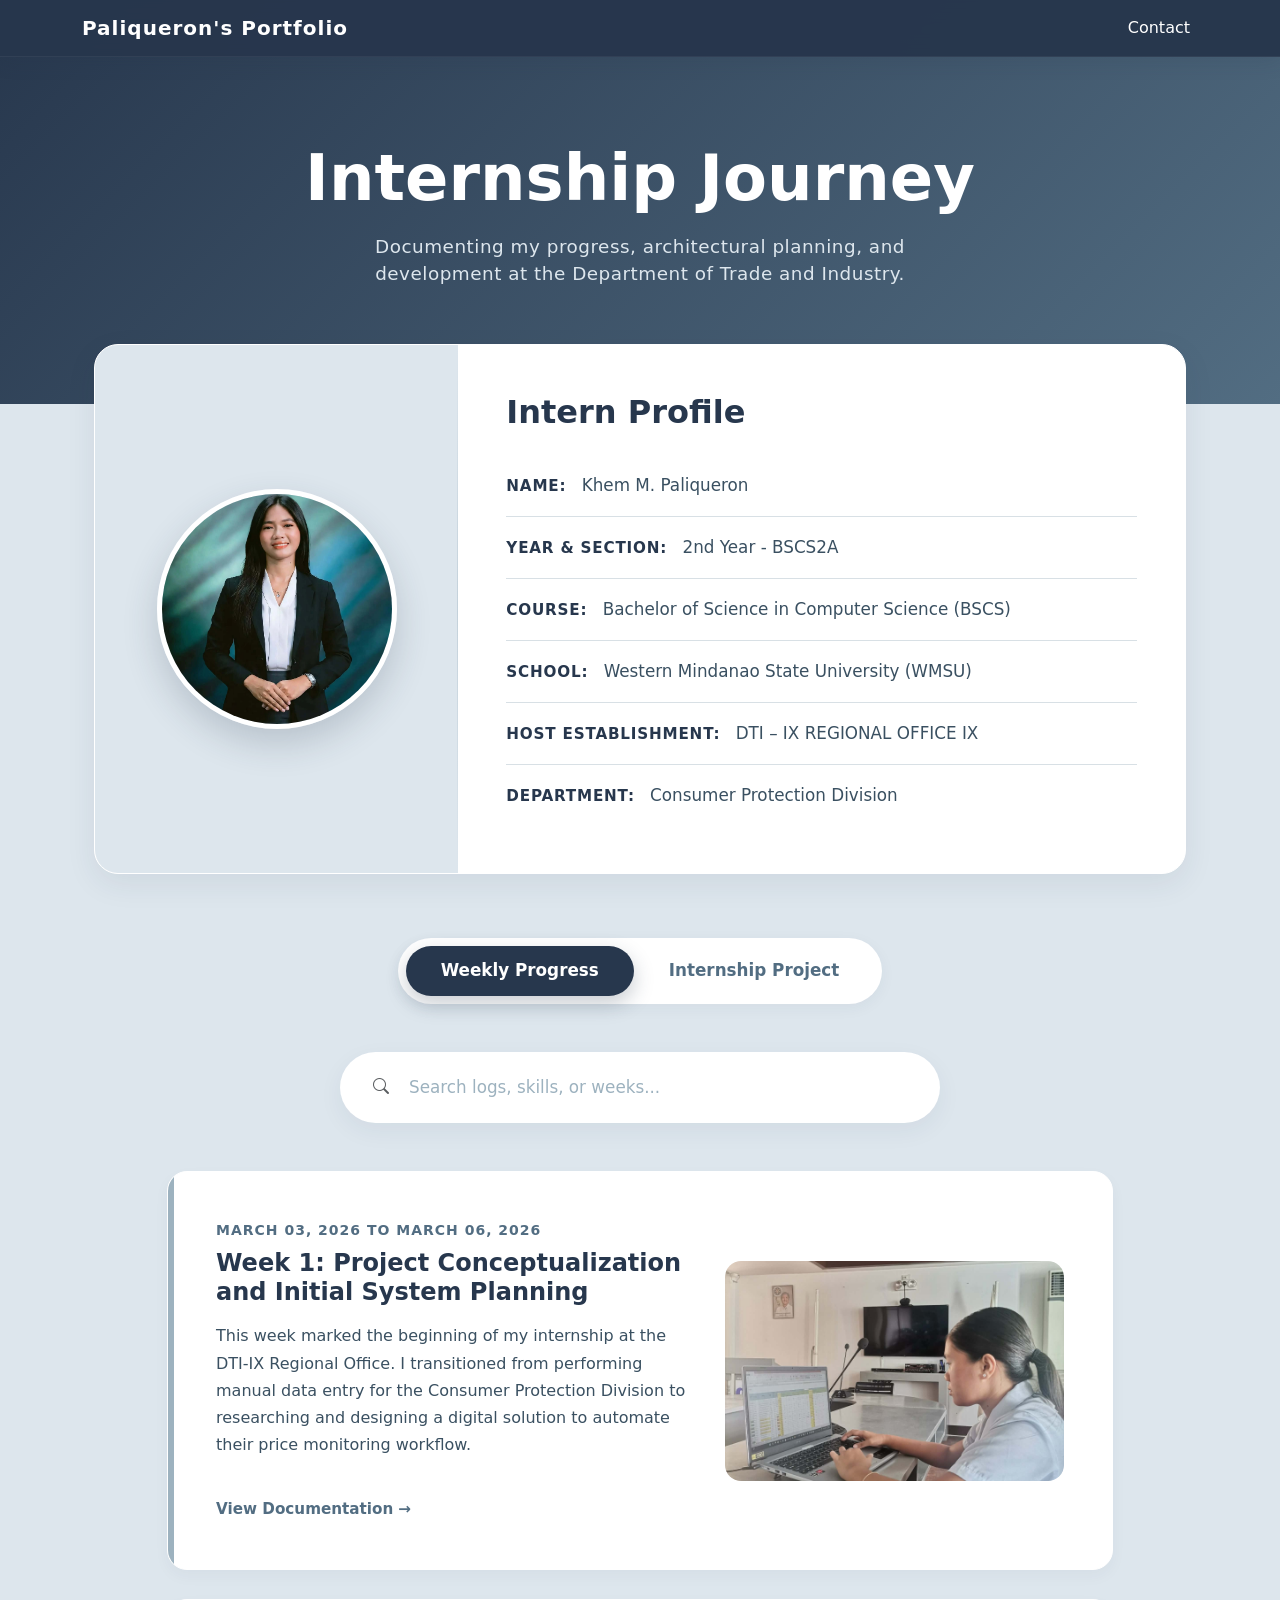
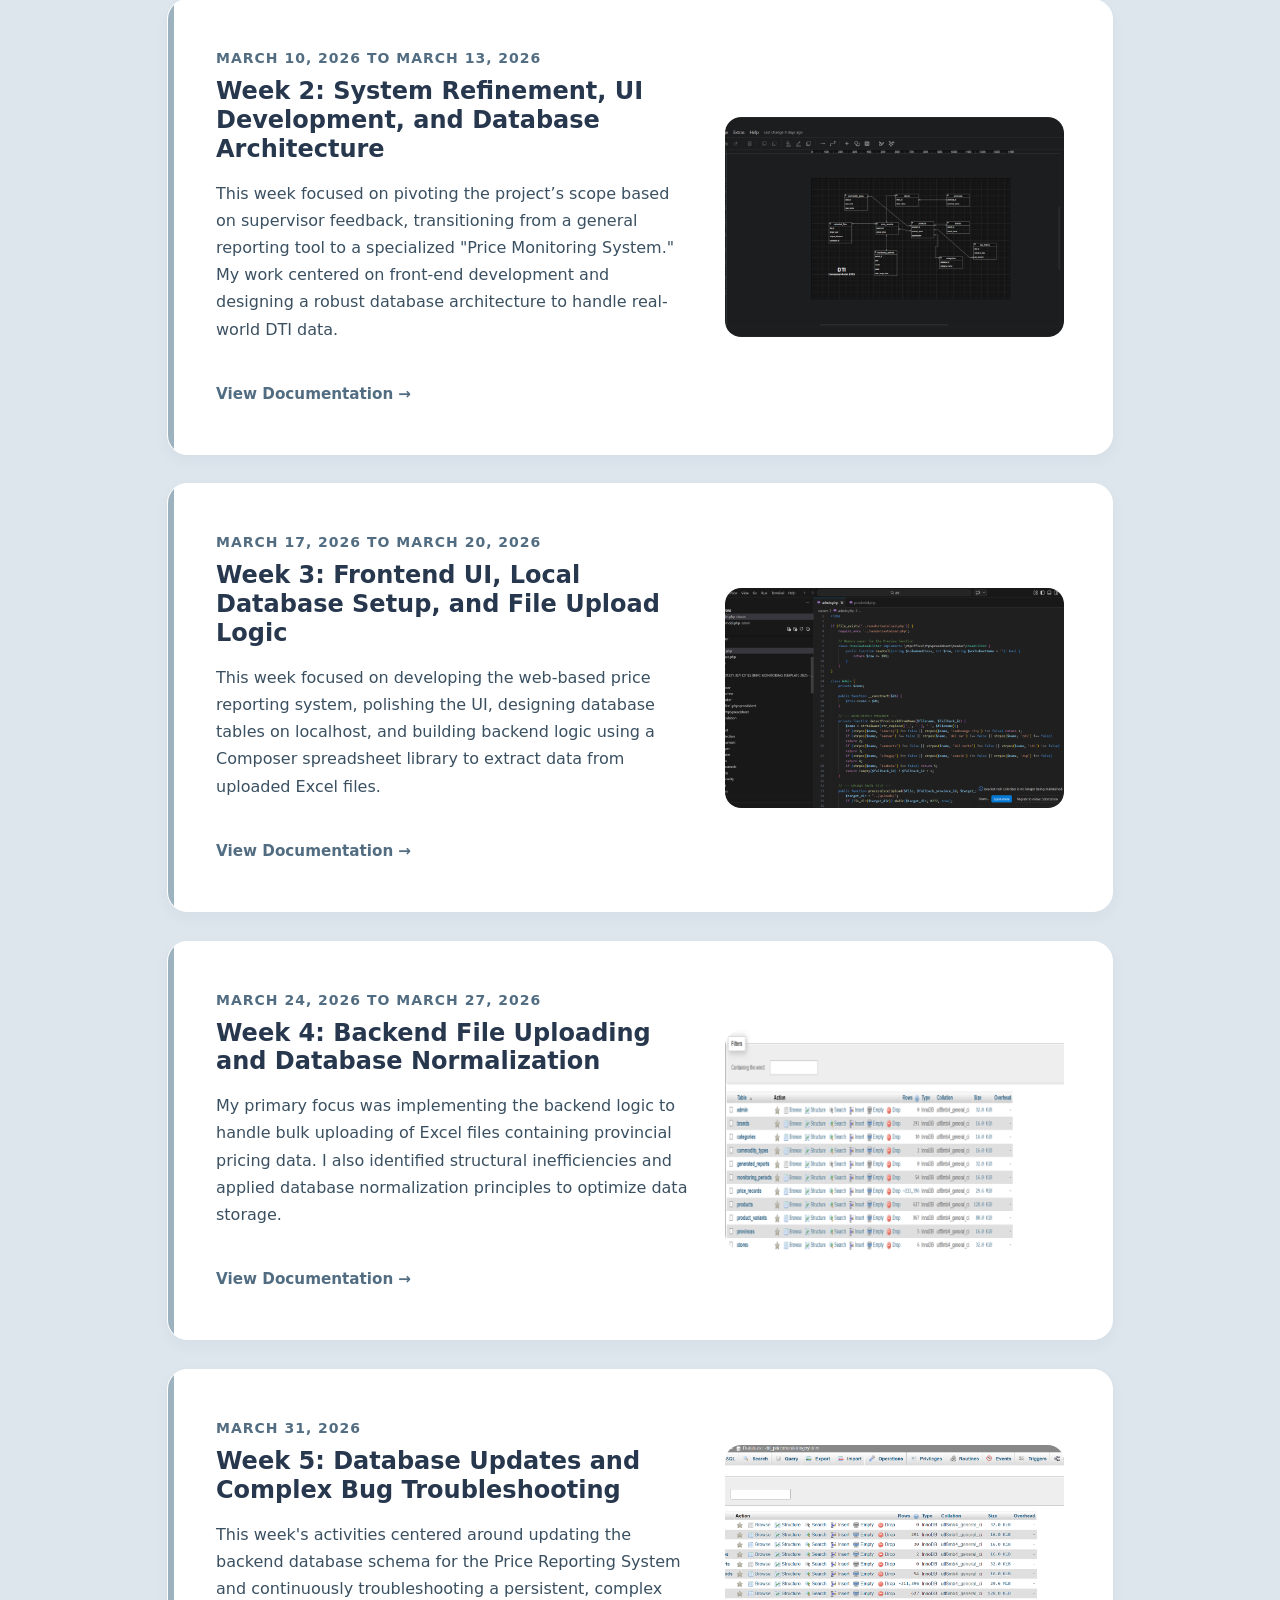
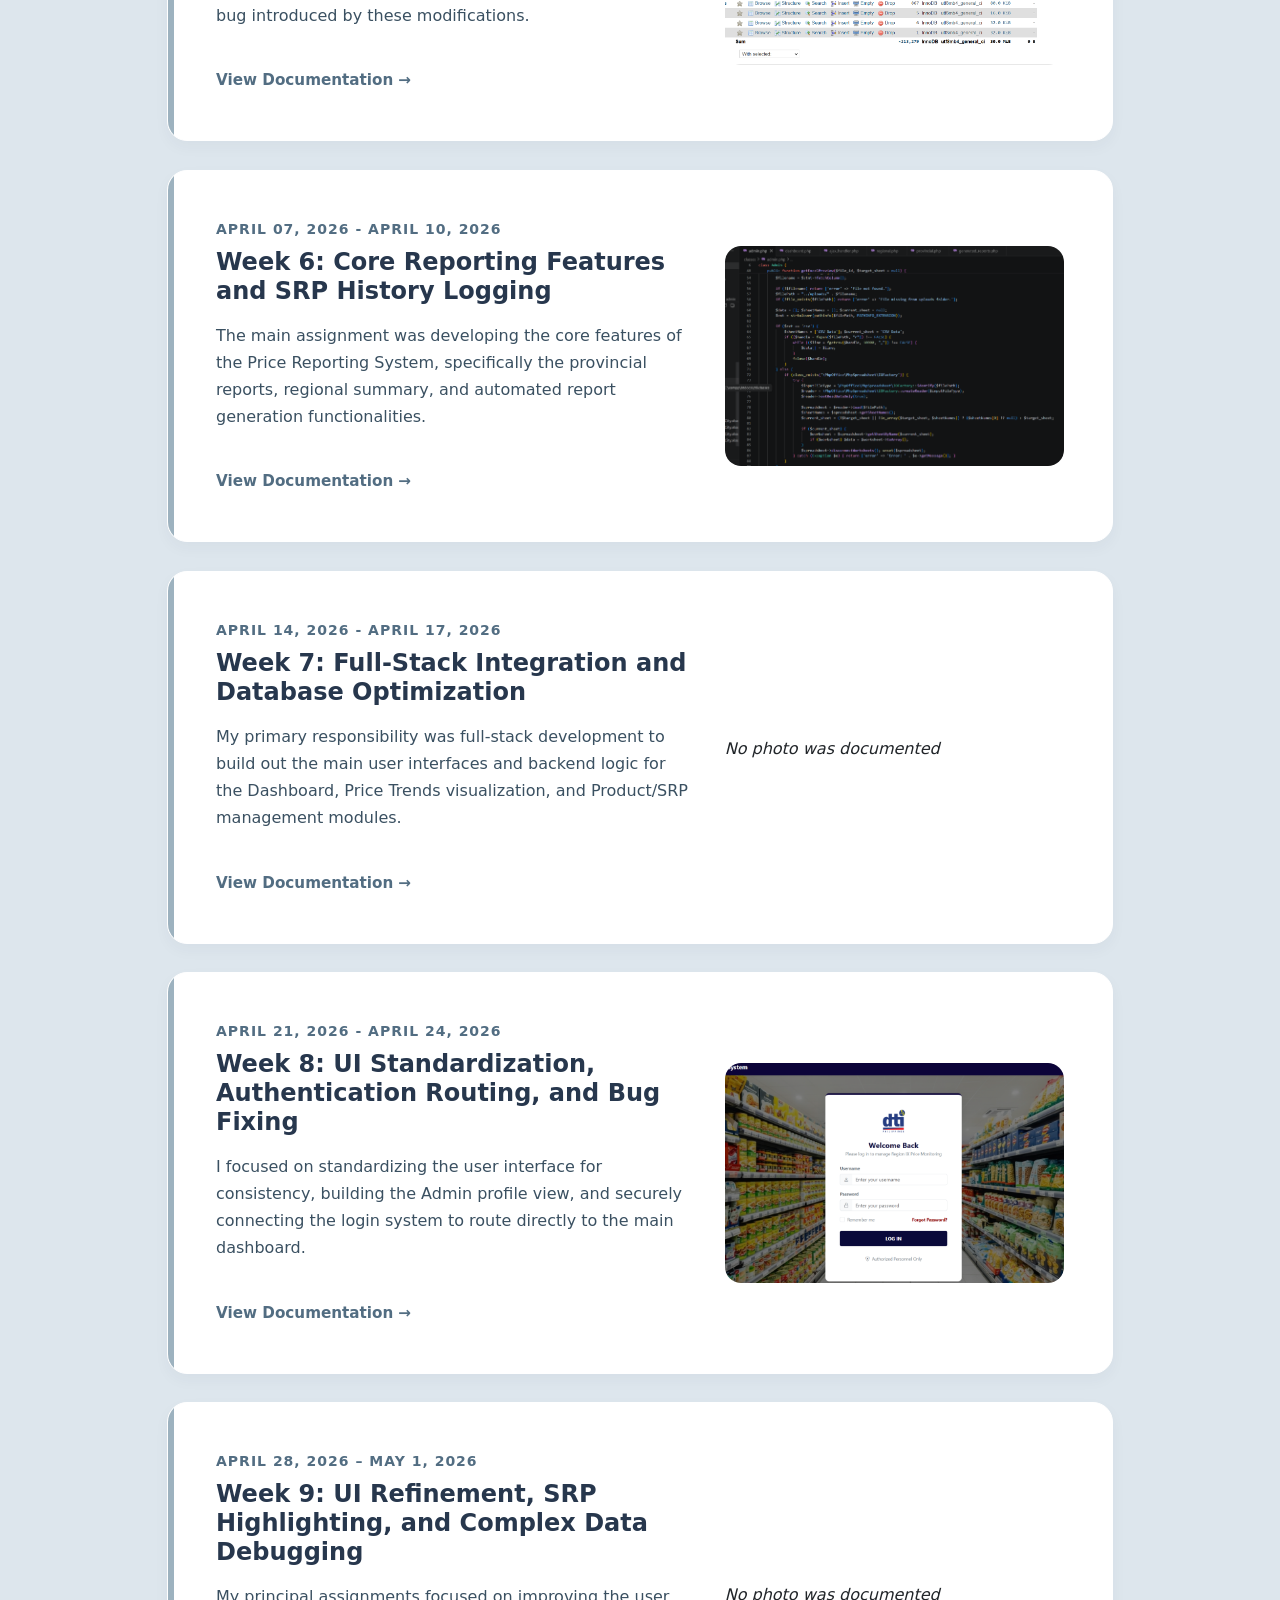
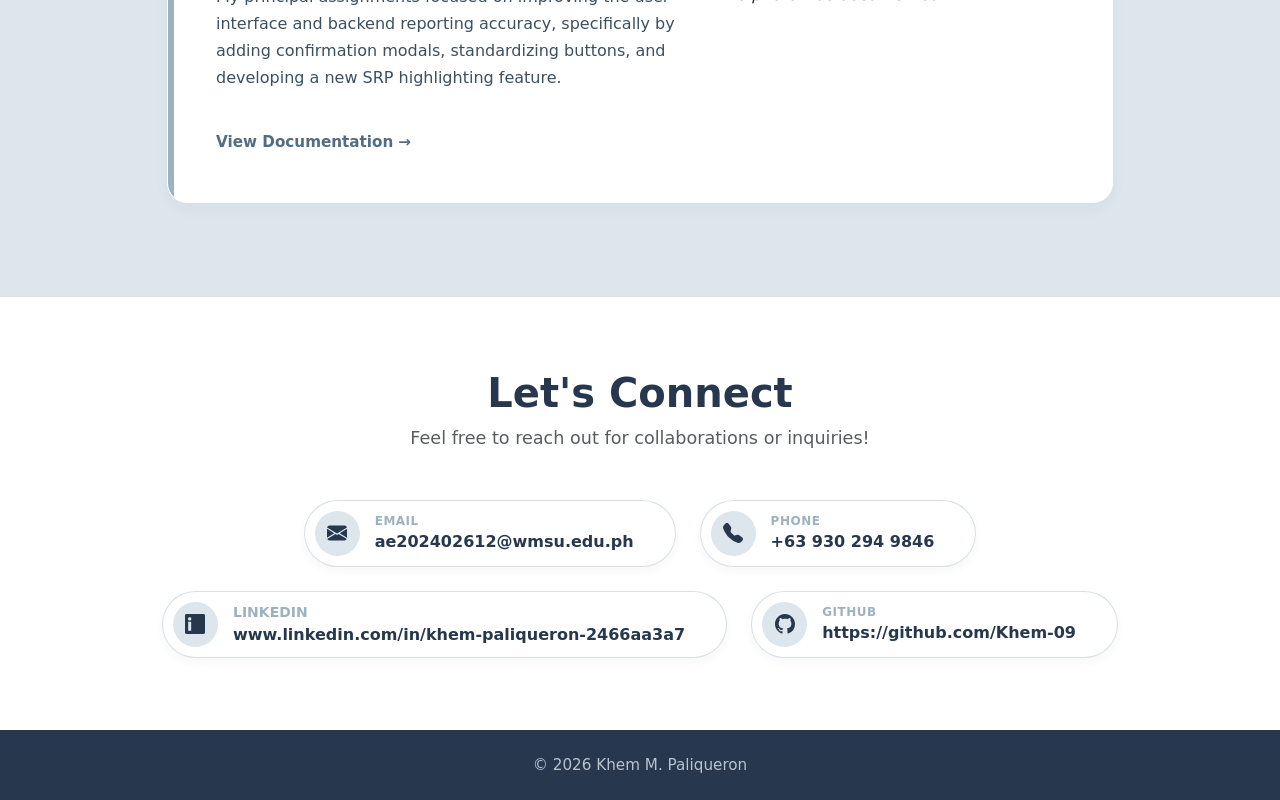
<file: index.html>
<!DOCTYPE html>
<html lang="en">
<head>
    <meta charset="UTF-8">
    <meta name="viewport" content="width=device-width, initial-scale=1.0">
    <title>Paliqueron | Internship Portfolio</title>
    <link href="../bootstrap/css/bootstrap.min.css" rel="stylesheet">
    <link href="../bootstrap/icons/bootstrap-icons.min.css" rel="stylesheet">
    <link href="../assets/css/index.css" rel="stylesheet">
</head>
<body id="top">

    <nav class="navbar navbar-expand-lg navbar-dark fixed-top">
        <div class="container">
            <a class="navbar-brand fw-bold tracking-wide" href="index.html" style="letter-spacing: 1px;">Paliqueron's Portfolio</a>
            <button class="navbar-toggler border-0" type="button" data-bs-toggle="collapse" data-bs-target="#navbarNav">
                <span class="navbar-toggler-icon"></span>
            </button>
            <div class="collapse navbar-collapse" id="navbarNav">
                <ul class="navbar-nav ms-auto">
                    <li class="nav-item"><a class="nav-link text-white fw-medium" href="#contact-section">Contact</a></li>
                </ul>
            </div>
        </div>
    </nav>

    <section class="hero-section text-center px-3">
        <div class="container">
            <h1 class="display-3 fw-bolder mb-3">Internship Journey</h1>
            <p class="mx-auto" style="max-width: 600px;">Documenting my progress, architectural planning, and development at the Department of Trade and Industry.</p>
        </div>
    </section>

    <section class="container px-3 px-md-4">
        <div class="content-wrapper row align-items-stretch mx-0 mt-n5">
            <div class="col-md-4 profile-img-container p-4 p-md-5">
                <img src="../assets/images/profile.jpg" alt="Khem Profile Picture" class="profile-img">
            </div>
            <div class="col-md-8 p-4 p-lg-5 intro-details">
                <h2 class="mb-4 fw-bolder" style="color: var(--color-dark);">Intern Profile</h2>
                <ul class="list-group list-group-flush">
                    <li class="list-group-item"><strong>Name:</strong> Khem M. Paliqueron</li>
                    <li class="list-group-item"><strong>Year & Section:</strong> 2nd Year - BSCS2A</li>
                    <li class="list-group-item"><strong>Course:</strong> Bachelor of Science in Computer Science (BSCS)</li>
                    <li class="list-group-item"><strong>School:</strong> Western Mindanao State University (WMSU)</li>
                    <li class="list-group-item"><strong>Host Establishment:</strong> DTI – IX REGIONAL OFFICE IX</li>
                    <li class="list-group-item"><strong>Department:</strong> Consumer Protection Division</li>
                </ul>
            </div>
        </div>
    </section>

    

    <div class="container px-3 portfolio-tabs text-center">
        <ul class="nav nav-pills" id="portfolio-tabs" role="tablist">
            <li class="nav-item" role="presentation">
                <button class="nav-link active" id="progress-tab" data-bs-toggle="pill" data-bs-target="#progress" type="button" role="tab">Weekly Progress</button>
            </li>
            <li class="nav-item" role="presentation">
                <button class="nav-link" id="project-tab" data-bs-toggle="pill" data-bs-target="#project" type="button" role="tab">Internship Project</button>
            </li>
        </ul>
    </div>

    <div class="tab-content" id="portfolio-tabContent">

        <div class="tab-pane fade show active" id="progress" role="tabpanel" tabindex="0">
            <section class="pb-5 px-3">
                <div class="container px-0">
                    <div class="row justify-content-center">
                        <div class="col-lg-10">
                            
                            <div class="search-container mb-5">
                                <div class="search-input-group d-flex align-items-center">
                                    <i class="bi bi-search ps-3 pe-2 text-muted"></i>
                                    <input type="text" id="logSearch" class="form-control py-3 bg-transparent" placeholder="Search logs, skills, or weeks...">
                                </div>
                                <div id="noResultsMsg" class="text-center text-muted mt-4" style="display: none;">
                                    <p>No progress logs found matching your search.</p>
                                </div>
                            </div>

                            <div id="logList">
                                <div class="card log-card" onclick="window.location.href='../weekly_progress/week1.html'">
                                    <div class="card-body p-4 p-md-5">
                                        <div class="row align-items-center">
                                            <div class="col-md-7 pe-md-4">
                                                <div class="fw-bold small text-uppercase mb-2 tracking-wide" style="color: var(--color-mid); letter-spacing: 1px;">March 03, 2026 to March 06, 2026</div>
                                                <h4 class="card-title fw-bolder mb-3 fs-4" style="color: var(--color-dark);">Week 1: Project Conceptualization and Initial System Planning</h4>
                                                <p class="card-text">This week marked the beginning of my internship at the DTI-IX Regional Office. I transitioned from performing manual data entry for the Consumer Protection Division to researching and designing a digital solution to automate their price monitoring workflow.</p>
                                                <div class="read-more">View Documentation <span>&rarr;</span></div>
                                            </div>
                                            <div class="col-md-5 mt-4 mt-md-0 position-relative">
                                                <div class="overflow-hidden rounded-4">
                                                    <img src="../assets/images/week1.1.jpg" class="log-img" alt="Week 1">
                                                </div>
                                            </div>
                                        </div>
                                    </div>
                                </div>

                                <div class="card log-card" onclick="window.location.href='../weekly_progress/week2.html'">
                                    <div class="card-body p-4 p-md-5">
                                        <div class="row align-items-center">
                                            <div class="col-md-7 pe-md-4">
                                                <div class="fw-bold small text-uppercase mb-2 tracking-wide" style="color: var(--color-mid); letter-spacing: 1px;"> March 10, 2026 to March 13, 2026</div>
                                                <h4 class="card-title fw-bolder mb-3 fs-4" style="color: var(--color-dark);">Week 2: System Refinement, UI Development, and Database Architecture</h4>
                                                <p class="card-text">This week focused on pivoting the project’s scope based on supervisor feedback, transitioning from a general reporting tool to a specialized "Price Monitoring System." My work centered on front-end development and designing a robust database architecture to handle real-world DTI data.</p>
                                                <div class="read-more">View Documentation <span>&rarr;</span></div>
                                            </div>
                                            <div class="col-md-5 mt-4 mt-md-0 position-relative">
                                                <div class="overflow-hidden rounded-4">
                                                    <img src="../assets/images/week2.1.png" class="log-img" alt="Week 2">
                                                </div>
                                            </div>
                                        </div>
                                    </div>
                                </div>

                                <div class="card log-card" onclick="window.location.href='../weekly_progress/week3.html'">
                                    <div class="card-body p-4 p-md-5">
                                        <div class="row align-items-center">
                                            <div class="col-md-7 pe-md-4">
                                                <div class="fw-bold small text-uppercase mb-2 tracking-wide" style="color: var(--color-mid); letter-spacing: 1px;">March 17, 2026 to March 20, 2026 </div>
                                                <h4 class="card-title fw-bolder mb-3 fs-4" style="color: var(--color-dark);">Week 3: Frontend UI, Local Database Setup, and File Upload Logic</h4>
                                                <p class="card-text">This week focused on developing the web-based price reporting system, polishing the UI, designing database tables on localhost, and building backend logic using a Composer spreadsheet library to extract data from uploaded Excel files.</p>
                                                <div class="read-more">View Documentation <span>&rarr;</span></div>
                                            </div>
                                            <div class="col-md-5 mt-4 mt-md-0 position-relative">
                                                <div class="overflow-hidden rounded-4">
                                                    <img src="../assets/images/week3.1.png" class="log-img" alt="Week 3">
                                                </div>
                                            </div>
                                        </div>
                                    </div>
                                </div>

                                <div class="card log-card" onclick="window.location.href='../weekly_progress/week4.html'">
                                    <div class="card-body p-4 p-md-5">
                                        <div class="row align-items-center">
                                            <div class="col-md-7 pe-md-4">
                                                <div class="fw-bold small text-uppercase mb-2 tracking-wide" style="color: var(--color-mid); letter-spacing: 1px;"> March 24, 2026 to March 27, 2026</div>
                                                <h4 class="card-title fw-bolder mb-3 fs-4" style="color: var(--color-dark);">Week 4: Backend File Uploading and Database Normalization</h4>
                                                <p class="card-text">My primary focus was implementing the backend logic to handle bulk uploading of Excel files containing provincial pricing data. I also identified structural inefficiencies and applied database normalization principles to optimize data storage.</p>
                                                <div class="read-more">View Documentation <span>&rarr;</span></div>
                                            </div>
                                            <div class="col-md-5 mt-4 mt-md-0 position-relative">
                                                <div class="overflow-hidden rounded-4">
                                                    <img src="../assets/images/week4.1.png" class="log-img" alt="Week 4">
                                                </div>
                                            </div>
                                        </div>
                                    </div>
                                </div>

                                <div class="card log-card" onclick="window.location.href='../weekly_progress/week5.html'">
                                    <div class="card-body p-4 p-md-5">
                                        <div class="row align-items-center">
                                            <div class="col-md-7 pe-md-4">
                                                <div class="fw-bold small text-uppercase mb-2 tracking-wide" style="color: var(--color-mid); letter-spacing: 1px;">March 31, 2026</div>
                                                <h4 class="card-title fw-bolder mb-3 fs-4" style="color: var(--color-dark);">Week 5: Database Updates and Complex Bug Troubleshooting</h4>
                                                <p class="card-text">This week's activities centered around updating the backend database schema for the Price Reporting System and continuously troubleshooting a persistent, complex bug introduced by these modifications.</p>
                                                <div class="read-more">View Documentation <span>&rarr;</span></div>
                                            </div>
                                            <div class="col-md-5 mt-4 mt-md-0 position-relative">
                                                <div class="overflow-hidden rounded-4">
                                                    <img src="../assets/images/week5.1.png" class="log-img" alt="Week 5">
                                                </div>
                                            </div>
                                        </div>
                                    </div>
                                </div>

                                <div class="card log-card" onclick="window.location.href='../weekly_progress/week6.html'">
                                    <div class="card-body p-4 p-md-5">
                                        <div class="row align-items-center">
                                            <div class="col-md-7 pe-md-4">
                                                <div class="fw-bold small text-uppercase mb-2 tracking-wide" style="color: var(--color-mid); letter-spacing: 1px;"> April 07, 2026 - April 10, 2026 </div>
                                                <h4 class="card-title fw-bolder mb-3 fs-4" style="color: var(--color-dark);">Week 6: Core Reporting Features and SRP History Logging</h4>
                                                <p class="card-text">The main assignment was developing the core features of the Price Reporting System, specifically the provincial reports, regional summary, and automated report generation functionalities.</p>
                                                <div class="read-more">View Documentation <span>&rarr;</span></div>
                                            </div>
                                            <div class="col-md-5 mt-4 mt-md-0 position-relative">
                                                <div class="overflow-hidden rounded-4">
                                                    <img src="../assets/images/week6.1.png" class="log-img" alt="Week 6">
                                                </div>
                                            </div>
                                        </div>
                                    </div>
                                </div>

                                <div class="card log-card" onclick="window.location.href='../weekly_progress/week7.html'">
                                    <div class="card-body p-4 p-md-5">
                                        <div class="row align-items-center">
                                            <div class="col-md-7 pe-md-4">
                                                <div class="fw-bold small text-uppercase mb-2 tracking-wide" style="color: var(--color-mid); letter-spacing: 1px;"> April 14, 2026 - April 17, 2026 </div>
                                                <h4 class="card-title fw-bolder mb-3 fs-4" style="color: var(--color-dark);">Week 7: Full-Stack Integration and Database Optimization</h4>
                                                <p class="card-text">My primary responsibility was full-stack development to build out the main user interfaces and backend logic for the Dashboard, Price Trends visualization, and Product/SRP management modules.</p>
                                                <div class="read-more">View Documentation <span>&rarr;</span></div>
                                            </div>
                                             <div class="col-md-5 mt-4 mt-md-0 position-relative">
                                                <div class="overflow-hidden">
                                                    <p><em>No photo was documented</em></p>
                                                </div>
                                            </div>
                                        </div>
                                    </div>
                                </div>

                                <div class="card log-card" onclick="window.location.href='../weekly_progress/week8.html'">
                                    <div class="card-body p-4 p-md-5">
                                        <div class="row align-items-center">
                                            <div class="col-md-7 pe-md-4">
                                                <div class="fw-bold small text-uppercase mb-2 tracking-wide" style="color: var(--color-mid); letter-spacing: 1px;"> April 21, 2026 - April 24, 2026 </div>
                                                <h4 class="card-title fw-bolder mb-3 fs-4" style="color: var(--color-dark);">Week 8: UI Standardization, Authentication Routing, and Bug Fixing</h4>
                                                <p class="card-text">I focused on standardizing the user interface for consistency, building the Admin profile view, and securely connecting the login system to route directly to the main dashboard.</p>
                                                <div class="read-more">View Documentation <span>&rarr;</span></div>
                                            </div>
                                            <div class="col-md-5 mt-4 mt-md-0 position-relative">
                                                <div class="overflow-hidden rounded-4">
                                                    <img src="../assets/images/week8.1.png" class="log-img" alt="Week 8">
                                                </div>
                                            </div>
                                        </div>
                                    </div>
                                </div>

                                <div class="card log-card" onclick="window.location.href='../weekly_progress/week9.html'">
                                    <div class="card-body p-4 p-md-5">
                                        <div class="row align-items-center">
                                            <div class="col-md-7 pe-md-4">
                                                <div class="fw-bold small text-uppercase mb-2 tracking-wide" style="color: var(--color-mid); letter-spacing: 1px;"> April 28, 2026 – May 1, 2026</div>
                                                <h4 class="card-title fw-bolder mb-3 fs-4" style="color: var(--color-dark);">Week 9: UI Refinement, SRP Highlighting, and Complex Data Debugging</h4>
                                                <p class="card-text">My principal assignments focused on improving the user interface and backend reporting accuracy, specifically by adding confirmation modals, standardizing buttons, and developing a new SRP highlighting feature.</p>
                                                <div class="read-more">View Documentation <span>&rarr;</span></div>
                                            </div>

                                            <div class="col-md-5 mt-4 mt-md-0 position-relative">
                                                <div class="overflow-hidden">
                                                    <p><em>No photo was documented</em></p>
                                                </div>
                                            </div>
                                        </div>
                                    </div>
                                </div>

                            </div> 
                        </div>
                    </div>
                </div>
            </section>
        </div>

    <div class="tab-pane fade" id="project" role="tabpanel" tabindex="0">
    <section class="pb-5 px-3">
        <div class="container content-wrapper p-4 p-md-5">
            
            <div class="text-center mb-5 pb-4 border-bottom border-soft">
                <h3 class="display-6 fw-bolder mb-3" style="color: #1a2c42;">DTI Price Monitoring System (Region IX)</h3>
                <p class="mx-auto fs-5 text-muted" style="max-width: 700px;">A secure, centralized, and automated web-based system to streamline the collection, processing, reporting, and analysis of commodity prices.</p>
                <div class="mt-4">
                    <span class="badge" style="background-color: #e2e8f0; color: #1e293b; font-weight: 600; padding: 8px 12px; margin: 0 4px;">PHP</span>
                    <span class="badge" style="background-color: #e2e8f0; color: #1e293b; font-weight: 600; padding: 8px 12px; margin: 0 4px;">MySQL</span>
                    <span class="badge" style="background-color: #e2e8f0; color: #1e293b; font-weight: 600; padding: 8px 12px; margin: 0 4px;">Bootstrap 5</span>
                    <span class="badge" style="background-color: #e2e8f0; color: #1e293b; font-weight: 600; padding: 8px 12px; margin: 0 4px;">Excel Extraction Engine</span>
                </div>
            </div>

            <div class="row">
                <div class="col-lg-8 pe-lg-5 mb-5 mb-lg-0" style="color: #475569; line-height: 1.7;">
                    
                    <h4 class="fw-bolder mb-3" style="color: #1a2c42; font-size: 1.5rem;">Project Context & Objectives</h4>
                    <p class="mb-4">The Department of Trade and Industry (DTI) is mandated to ensure the availability of Basic Necessities (BN) and Prime Commodities (PC) at reasonable prices. This project transitions DTI Region IX from a tedious, manual data consolidation workflow to a digitized, centralized system.</p>
                    
                    <ul class="mb-5">
                        <li class="mb-2"><strong>Automated Extraction & Processing:</strong> Eliminates manual data entry by extracting thousands of price records from uploaded Excel spreadsheets and automatically calculating "Lowest" and "Highest" price ranges.</li>
                        <li class="mb-2"><strong>Dynamic Reporting:</strong> Generates standardized Provincial and Regional Price Summary Reports in Excel format for quick compliance checking.</li>
                        <li><strong>Centralized Masterlist & Analytics:</strong> Maintains an updatable product catalog with a strict audit trail (Movement Log) for SRP adjustments, and provides interactive visual analytics for price trends over time.</li>
                    </ul>

                    <h4 class="fw-bolder mb-3 mt-5" style="color: #1a2c42; font-size: 1.5rem;">Scope & Limitations</h4>
                    <p class="mb-4">The system is specifically tailored for a System Administrator acting as the centralized data manager, eliminating the need for advanced technical database skills.</p>
                    
                    <ul>
                        <li class="mb-2"><strong>Geographical Scope:</strong> Exclusively handles data for Region IX provinces (Zamboanga City, Zamboanga Sibugay, Isabela City, Zamboanga Del Sur, Zamboanga Del Norte).</li>
                        <li><strong>Limitations:</strong> As an internal administrative tool, it features a single-user architecture without a consumer-facing public portal, direct POS API integrations, or a native mobile application.</li>
                    </ul>
                </div>
                
                <div class="col-lg-4 mt-2 mt-lg-0">
                    <div class="p-4 p-xl-5" style="background-color: #e6ecef; border: 1px solid #d1d8e0; border-radius: 12px;">
                        
                        <h5 class="fw-bolder mb-4 pb-3 border-bottom" style="color: #1a2c42; border-color: #c4d0da !important; font-size: 1.25rem;">Project Details</h5>
                        
                        <div class="mb-4">
                            <small class="text-uppercase fw-bold d-block mb-2" style="font-size: 0.75rem; letter-spacing: 1px; color: #5a6b7c;">Role</small>
                            <div class="fw-medium" style="color: #111827;">Intern</div>
                        </div>
                        
                        <div class="mb-4">
                            <small class="text-uppercase fw-bold d-block mb-2" style="font-size: 0.75rem; letter-spacing: 1px; color: #5a6b7c;">Timeline</small>
                            <div class="fw-medium" style="color: #111827;">April 2026 - Present</div>
                        </div>
                        
                        <div class="mb-4">
                            <small class="text-uppercase fw-bold d-block mb-2" style="font-size: 0.75rem; letter-spacing: 1px; color: #5a6b7c;">Institution</small>
                            <div class="fw-medium" style="color: #111827;">DTI-IX Regional Office</div>
                        </div>
                        
                        <div class="mb-0">
                            <small class="text-uppercase fw-bold d-block mb-2" style="font-size: 0.75rem; letter-spacing: 1px; color: #5a6b7c;">GitHub Repository</small>
                            <div class="fw-medium text-break">
                                <a href="https://github.com/Khem-09/dti" target="_blank" class="text-decoration-none" style="color: #111827;">https://github.com/Khem-09/dti</a>
                            </div>
                        </div>

                    </div>
                </div>
            </div>
            
        </div>
    </section>
</div>

    <section id="contact-section" class="py-5 mt-3 position-relative" style="background-color: var(--white); border-top: 1px solid var(--border-soft);">
        <div class="container text-center my-4">
            <h3 class="display-6 fw-bolder mb-2" style="color: var(--color-dark);">Let's Connect</h3>
            <p class="text-muted mb-5" style="font-size: 1.1rem;">Feel free to reach out for collaborations or inquiries!</p>
            
            <div class="d-flex flex-wrap justify-content-center gap-4 px-3">
                
                <a href="mailto:maya.bscs@example.com" class="contact-btn">
                    <div class="contact-icon">
                        <svg xmlns="http://www.w3.org/2000/svg" width="20" height="20" fill="currentColor" viewBox="0 0 16 16"><path d="M.05 3.555A2 2 0 0 1 2 2h12a2 2 0 0 1 1.95 1.555L8 8.414.05 3.555ZM0 4.697v7.104l5.803-3.558L0 4.697ZM6.761 8.83l-6.57 4.027A2 2 0 0 0 2 14h12a2 2 0 0 0 1.808-1.144l-6.57-4.027L8 9.586l-1.239-.757Zm3.436-.586L16 11.801V4.697l-5.803 3.546Z"/></svg>
                    </div>
                    <div class="text-start pe-3">
                        <div class="small fw-bold" style="color: var(--color-light); font-size: 0.75rem; letter-spacing: 0.5px;">EMAIL</div>
                        <div class="fw-bold" style="color: var(--color-dark);">ae202402612@wmsu.edu.ph</div>
                    </div>
                </a>

                <a href="tel:+639123456789" class="contact-btn">
                    <div class="contact-icon">
                        <svg xmlns="http://www.w3.org/2000/svg" width="20" height="20" fill="currentColor" viewBox="0 0 16 16"><path fill-rule="evenodd" d="M1.885.511a1.745 1.745 0 0 1 2.61.163L6.29 2.98c.329.423.445.974.315 1.494l-.547 2.19a.678.678 0 0 0 .178.643l2.457 2.457a.678.678 0 0 0 .644.178l2.189-.547a1.745 1.745 0 0 1 1.494.315l2.306 1.794c.829.645.905 1.87.163 2.611l-1.034 1.034c-.74.74-1.846 1.065-2.877.702a18.634 18.634 0 0 1-7.01-4.42 18.634 18.634 0 0 1-4.42-7.009c-.362-1.03-.037-2.137.703-2.877L1.885.511z"/></svg>
                    </div>
                    <div class="text-start pe-3">
                        <div class="small fw-bold" style="color: var(--color-light); font-size: 0.75rem; letter-spacing: 0.5px;">PHONE</div>
                        <div class="fw-bold" style="color: var(--color-dark);">+63 930 294 9846</div>
                    </div>
                </a>

                <a href="https://www.linkedin.com/in/khem-paliqueron-2466aa3a7" target="_blank" class="contact-btn">
                    <div class="contact-icon">
                        <svg xmlns="http://www.w3.org/2000/svg" width="20" height="20" fill="currentColor" viewBox="0 0 16 16"><path d="M0 1.146C0 .513.526 0 1.175 0h13.65C15.474 0 16 .513 16 1.146v13.708c0 .633-.526 1.146-1.175 1.146H1.175C.526 16 0 15.487 0 14.854V1.146zm4.943 12.248V6.169H2.542v7.225h2.401zm-1.2-8.212c.837 0 1.358-.554 1.358-1.248-.015-.709-.52-1.248-1.342-1.248-.822 0-1.359.54-1.359 1.248 0 .694.521 1.248 1.327 1.248h.016zm4.908 8.2１２V9.359c0-.2１6.0１6-.4３２.0８-.５８６.１７３-.４３１.５６８-.８７８ １.２３２-.８７８.８６９ ０ １.２１６ .６６２ １。２１６ １。６３４v３。８６５h２。４０１V９。２５c０-２。２２-１。１８４-３。２５２-２。７６４-３。２５２-１。２７４ ０-１。８４５ .７-２。１６５ １。１９３v。０２５h-。０１６a５。５４ ５。５４ ０ ０ １ 。０１６-。０２５V６。１６９h-２。４c。０３ .６７８ ０ ７。２２５ ０ ７。２２５h２。４z"/></svg>
                    </div>
                    <div class="text-start pe-3">
                        <div class="small fw-bold" style="color: var(--color-light); font-size: 0．75rem; letter-spacing: 0．5px;">LINKEDIN</div>
                        <div class="fw-bold" style="color: var(--color-dark);">www.linkedin.com/in/khem-paliqueron-2466aa3a7</div>
                    </div>
                </a>

                <a href="https://github.com/Khem-09" target="_blank" class="contact-btn">
                    <div class="contact-icon">
                        <svg xmlns="http://www.w3.org/2000/svg" width="20" height="20" fill="currentColor" viewBox="0 0 16 16"><path d="M8 0C3.58 0 0 3.58 0 8c0 3.54 2.29 6.53 5.47 7.59.4.07.55-.17.55-.38 0-.19-.01-.82-.01-1.49-2.01.37-2.53-.49-2.69-.94-.09-.23-.48-.94-.82-1.13-.28-.15-.68-.52-.01-.53.63-.01 1.08.58 1.23.82.72 1.21 1.87.87 2.33.66.07-.52.28-.87.51-1.07-1.78-.2-3.64-.89-3.64-3.95 0-.87.31-1.59.82-2.15-.08-.2-.36-1.02.08-2.12 0 0 .67-.21 2.2.82.64-.18 1.32-.27 2-.27.68 0 1.36.09 2 .27 1.53-1.04 2.2-.82 2.2-.82.44 1.1.16 1.92.08 2.12.51.56.82 1.27.82 2.15 0 3.07-1.87 3.75-3.65 3.95.29.25.54.73.54 1.48 0 1.07-.01 1.93-.01 2.2 0 .21.15.46.55.38A8.012 8.012 0 0 0 16 8c0-4.42-3.58-8-8-8z"/></svg>
                    </div>
                    <div class="text-start pe-3">
                        <div class="small fw-bold" style="color: var(--color-light); font-size: 0.75rem; letter-spacing: 0.5px;">GITHUB</div>
                        <div class="fw-bold" style="color: var(--color-dark);">https://github.com/Khem-09</div>
                    </div>
                </a>

            </div>
        </div>
    </section>
    
    <button id="backToTopBtn" title="Go to top">
        <svg xmlns="http://www.w3.org/2000/svg" width="22" height="22" fill="currentColor" viewBox="0 0 16 16">
            <path fill-rule="evenodd" d="M8 15a.5.5 0 0 0 .5-.5V2.707l3.146 3.147a.5.5 0 0 0 .708-.708l-4-4a.5.5 0 0 0-.708 0l-4 4a.5.5 0 1 0 .708.708L7.5 2.707V14.5a.5.5 0 0 0 .5.5z"/>
        </svg>
    </button>

    <footer class="text-center py-4" style="background-color: var(--color-dark); color: var(--color-lightest);">
        <div class="container">
            <p class="mb-0 fw-medium" style="opacity: 0.8; font-size: 0.95rem;">&copy; 2026 Khem M. Paliqueron</p>
        </div>
    </footer>

    <script src="../bootstrap/js/bootstrap.bundle.min.js"></script>
    <script src="../assets/js/index.js"></script>
</body>
</html>
</file>
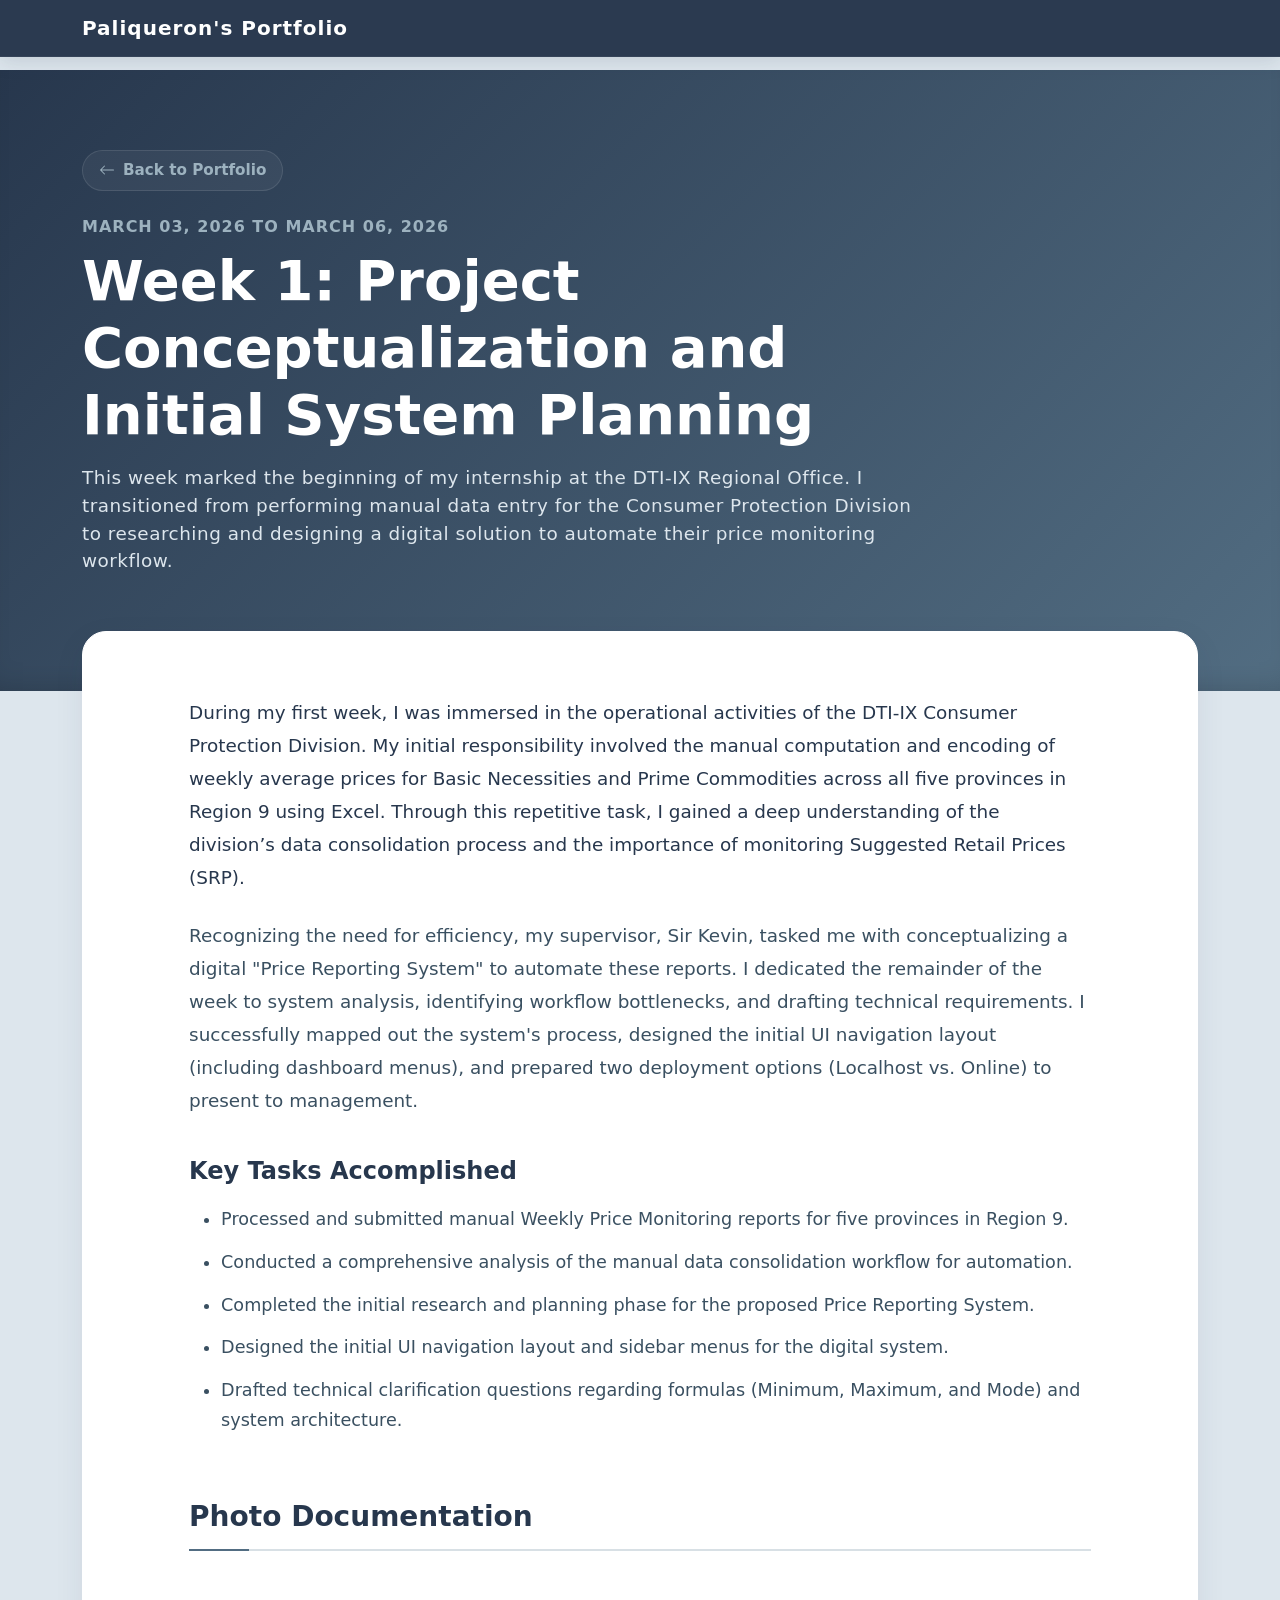
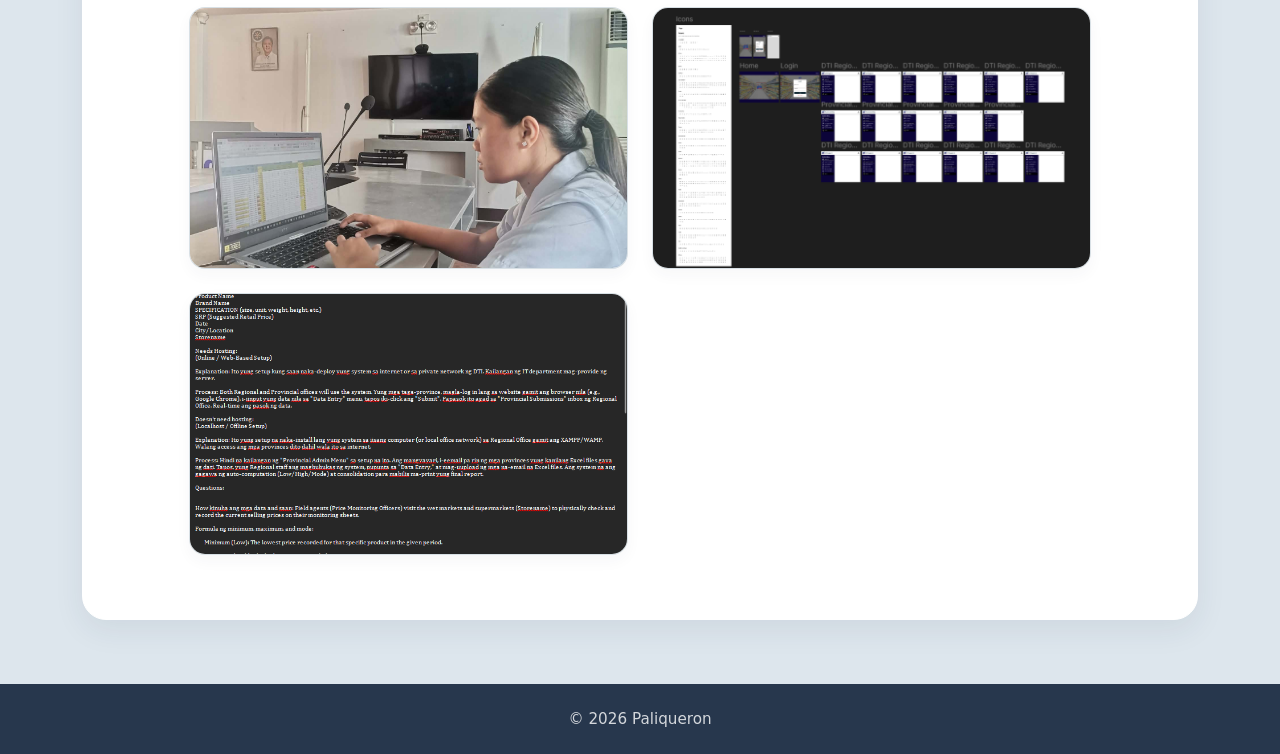
<file: weekly_progress/week1.html>
<!DOCTYPE html>
<html lang="en">
<head>
    <meta charset="UTF-8">
    <meta name="viewport" content="width=device-width, initial-scale=1.0">
    <title>Week 1 Report | Paliqueron</title>
    <link href="../bootstrap/css/bootstrap.min.css" rel="stylesheet">
    <link href="../bootstrap/icons/bootstrap-icons.min.css" rel="stylesheet">
    <link href="../assets/css/weekly_progress.css" rel="stylesheet">
</head>
<body>

    <nav class="navbar navbar-expand-lg navbar-dark fixed-top">
        <div class="container">
            <a class="navbar-brand fw-bold tracking-wide" href="../index.html" style="letter-spacing: 1px;">Paliqueron's Portfolio</a>
        </div>
    </nav>

    <header class="report-header">
       <div class="container">
            <a href="../index.html#progress" class="back-btn mb-4">
        <svg xmlns="http://www.w3.org/2000/svg" width="16" height="16" fill="currentColor" viewBox="0 0 16 16">
            <path fill-rule="evenodd" d="M15 8a.5.5 0 0 0-.5-.5H2.707l3.147-3.146a.5.5 0 1 0-.708-.708l-4 4a.5.5 0 0 0 0 .708l4 4a.5.5 0 0 0 .708-.708L2.707 8.5H14.5A.5.5 0 0 0 15 8z"/>
        </svg>
            Back to Portfolio
            </a>
            <div class="row">
                <div class="col-lg-9">
                    <div class="fw-bold text-uppercase tracking-wide mb-2" style="color: var(--color-light); letter-spacing: 1px;">March 03, 2026 to March 06, 2026</div>
                    <h1 class="display-4 fw-bolder mb-3 text-white">Week 1: Project Conceptualization and Initial System Planning</h1>
                    <p class="lead">This week marked the beginning of my internship at the DTI-IX Regional Office. I transitioned from performing manual data entry for the Consumer Protection Division to researching and designing a digital solution to automate their price monitoring workflow.</p>
                </div>
            </div>
        </div>
    </header>

    <main class="container">
        <div class="content-card">
            
            <div class="row justify-content-center">
                <div class="col-lg-11">
                    <div class="narrative-text">
                        <p class="lead fw-normal mb-4" style="color: var(--color-dark);">During my first week, I was immersed in the operational activities of the DTI-IX Consumer Protection Division. My initial responsibility involved the manual computation and encoding of weekly average prices for Basic Necessities and Prime Commodities across all five provinces in Region 9 using Excel. Through this repetitive task, I gained a deep understanding of the division’s data consolidation process and the importance of monitoring Suggested Retail Prices (SRP).</p>
                        
                        <p>Recognizing the need for efficiency, my supervisor, Sir Kevin, tasked me with conceptualizing a digital "Price Reporting System" to automate these reports. I dedicated the remainder of the week to system analysis, identifying workflow bottlenecks, and drafting technical requirements. I successfully mapped out the system's process, designed the initial UI navigation layout (including dashboard menus), and prepared two deployment options (Localhost vs. Online) to present to management.</p>

                        <h4>Key Tasks Accomplished</h4>
                        <ul class="mt-3">
                            <li>Processed and submitted manual Weekly Price Monitoring reports for five provinces in Region 9.</li>
                            <li> Conducted a comprehensive analysis of the manual data consolidation workflow for automation.</li>
                            <li>Completed the initial research and planning phase for the proposed Price Reporting System.</li>
                            <li>Designed the initial UI navigation layout and sidebar menus for the digital system.</li>
                            <li>Drafted technical clarification questions regarding formulas (Minimum, Maximum, and Mode) and system architecture.</li>
                        </ul>
                    </div>

                    <h3 class="gallery-heading">Photo Documentation</h3>
                    <div class="row g-4 mt-1">
                        
                        <div class="col-md-6">
                            <div class="doc-img-card">
                                <div class="overflow-hidden">
                                    <img src="../assets/images/week1.1.jpg" alt="week1.1" class="doc-img">
                                </div>
                            </div>
                        </div>

                        <div class="col-md-6">
                            <div class="doc-img-card">
                                <div class="overflow-hidden">
                                    <img src="../assets/images/week1.2.png" alt="week1.2" class="doc-img">
                                </div>
                            </div>
                        </div>
                        <div class="col-md-6">
                            <div class="doc-img-card">
                                <div class="overflow-hidden">
                                    <img src="../assets/images/week1.3.png" alt="week1.3" class="doc-img">
                                </div>
                            </div>
                        </div>

                    </div>
                </div>
            </div>

        </div>
    </main>

    <footer class="page-footer text-center py-4 text-muted">
        <div class="container">
            <p class="mb-0 fw-medium" style="opacity: 0.8; font-size: 0.95rem; color:white">&copy; 2026 Paliqueron</p>
        </div>
    </footer>

    <script src="../bootstrap/js/bootstrap.bundle.min.js"></script>
</body>
</html>
</file>
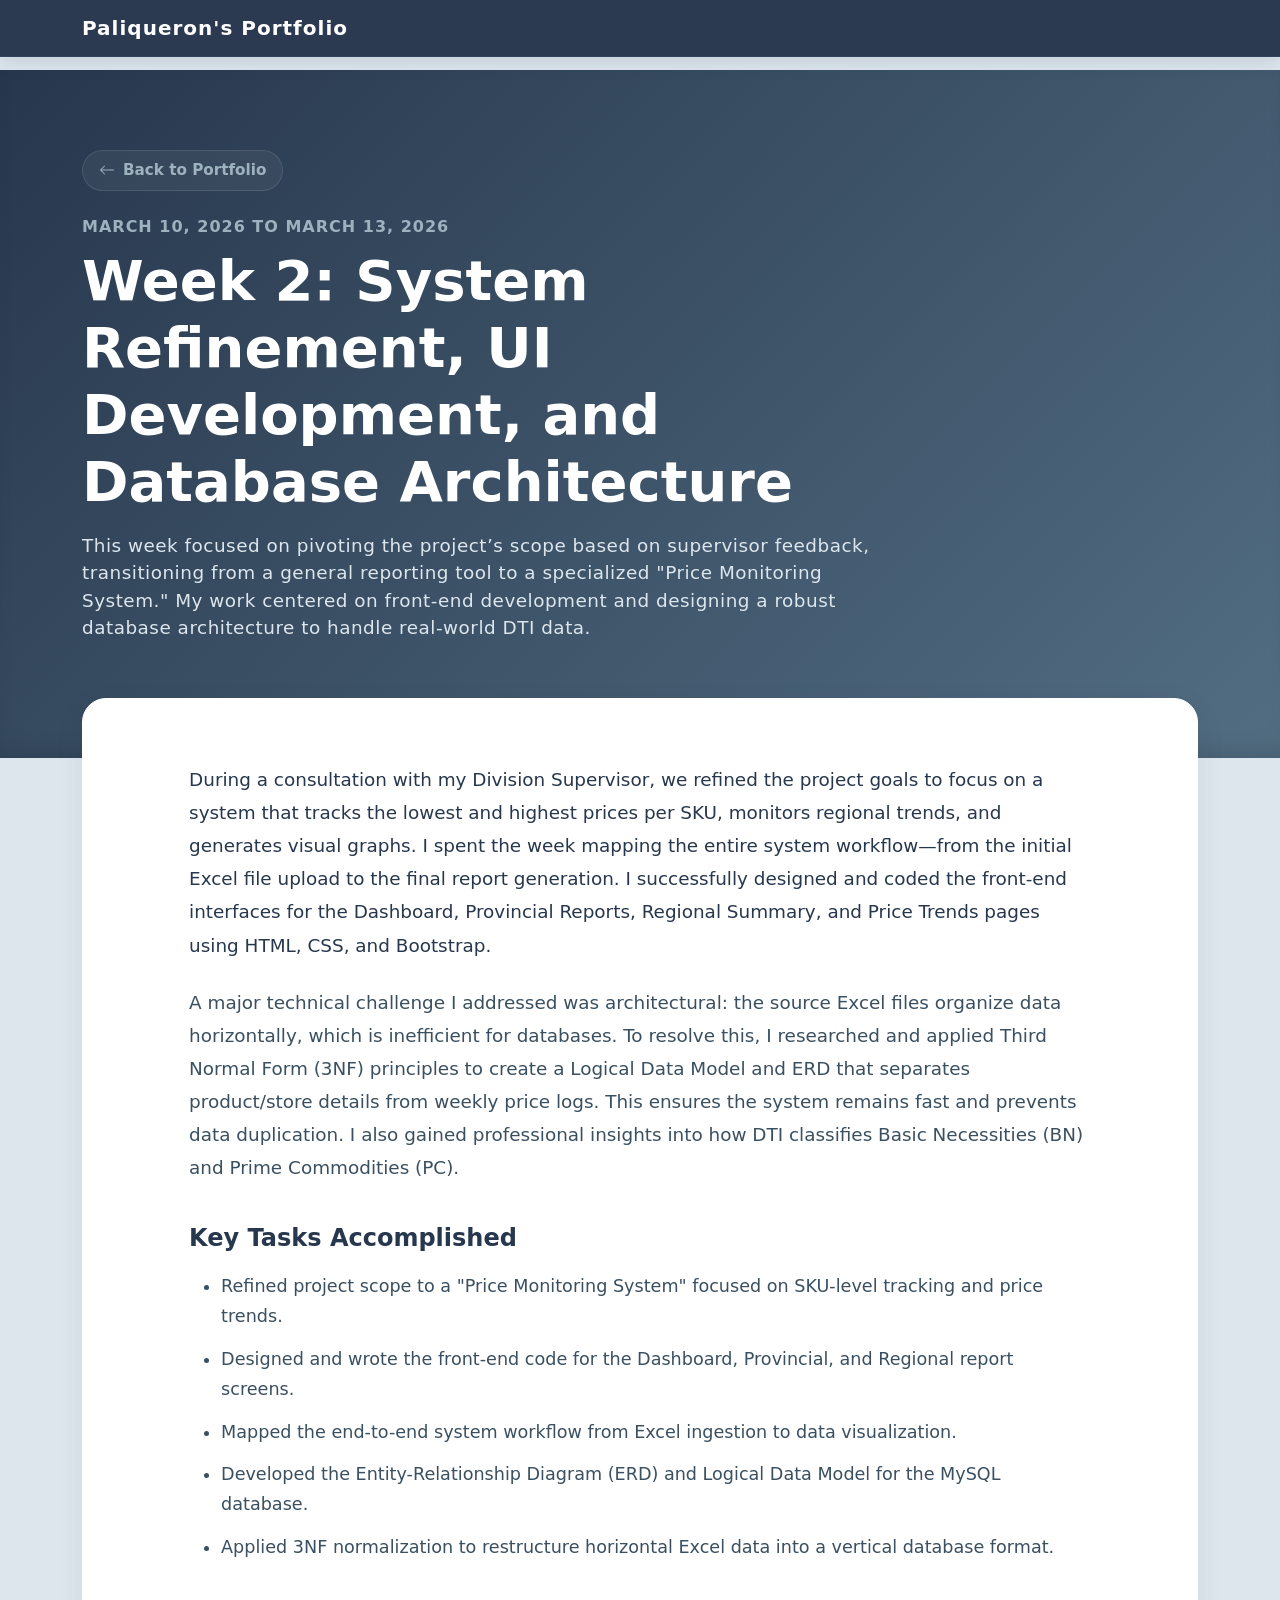
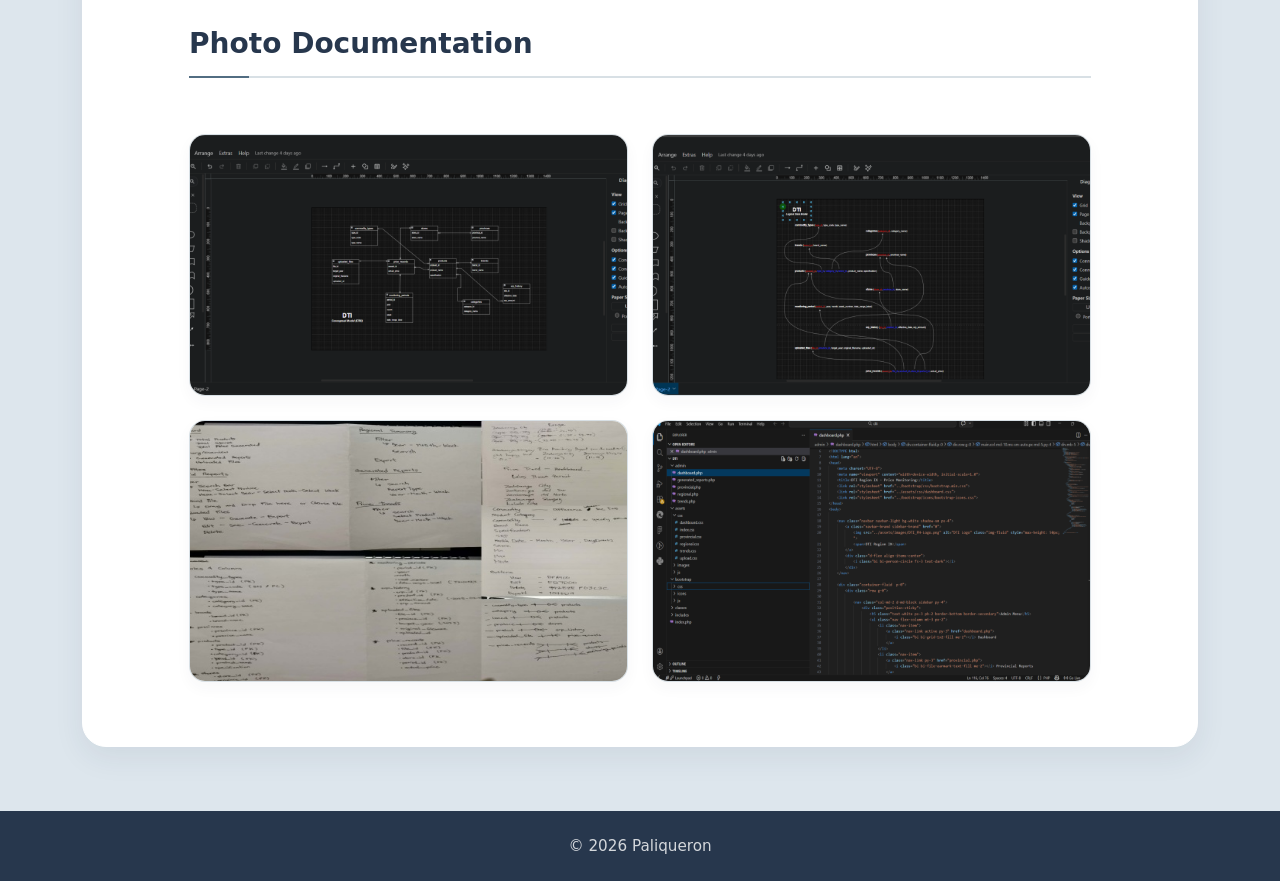
<file: weekly_progress/week2.html>
<!DOCTYPE html>
<html lang="en">
<head>
    <meta charset="UTF-8">
    <meta name="viewport" content="width=device-width, initial-scale=1.0">
    <title>Week 2 Report | Paliqueron</title>
    <link href="../bootstrap/css/bootstrap.min.css" rel="stylesheet">
    <link href="../bootstrap/icons/bootstrap-icons.min.css" rel="stylesheet">
    <link href="../assets/css/weekly_progress.css" rel="stylesheet">
</head>
<body>

    <nav class="navbar navbar-expand-lg navbar-dark fixed-top">
        <div class="container">
            <a class="navbar-brand fw-bold tracking-wide" href="../index.html" style="letter-spacing: 1px;">Paliqueron's Portfolio</a>
        </div>
    </nav>

    <header class="report-header">
       <div class="container">
            <a href="../index.html#progress" class="back-btn mb-4">
        <svg xmlns="http://www.w3.org/2000/svg" width="16" height="16" fill="currentColor" viewBox="0 0 16 16">
            <path fill-rule="evenodd" d="M15 8a.5.5 0 0 0-.5-.5H2.707l3.147-3.146a.5.5 0 1 0-.708-.708l-4 4a.5.5 0 0 0 0 .708l4 4a.5.5 0 0 0 .708-.708L2.707 8.5H14.5A.5.5 0 0 0 15 8z"/>
        </svg>
            Back to Portfolio
            </a>
            <div class="row">
                <div class="col-lg-9">
                    <div class="fw-bold text-uppercase tracking-wide mb-2" style="color: var(--color-light); letter-spacing: 1px;"> March 10, 2026 to March 13, 2026 </div>
                    <h1 class="display-4 fw-bolder mb-3 text-white">Week 2: System Refinement, UI Development, and Database Architecture</h1>
                    <p class="lead">This week focused on pivoting the project’s scope based on supervisor feedback, transitioning from a general reporting tool to a specialized "Price Monitoring System." My work centered on front-end development and designing a robust database architecture to handle real-world DTI data.</p>
                </div>
            </div>
        </div>
    </header>

    <main class="container">
        <div class="content-card">
            
            <div class="row justify-content-center">
                <div class="col-lg-11">
                    <div class="narrative-text">
                        <p class="lead fw-normal mb-4" style="color: var(--color-dark);">During a consultation with my Division Supervisor, we refined the project goals to focus on a system that tracks the lowest and highest prices per SKU, monitors regional trends, and generates visual graphs. I spent the week mapping the entire system workflow—from the initial Excel file upload to the final report generation. I successfully designed and coded the front-end interfaces for the Dashboard, Provincial Reports, Regional Summary, and Price Trends pages using HTML, CSS, and Bootstrap.</p>
                        
                        <p>A major technical challenge I addressed was architectural: the source Excel files organize data horizontally, which is inefficient for databases. To resolve this, I researched and applied Third Normal Form (3NF) principles to create a Logical Data Model and ERD that separates product/store details from weekly price logs. This ensures the system remains fast and prevents data duplication. I also gained professional insights into how DTI classifies Basic Necessities (BN) and Prime Commodities (PC).</p>

                        <h4>Key Tasks Accomplished</h4>
                        <ul class="mt-3">
                            <li>Refined project scope to a "Price Monitoring System" focused on SKU-level tracking and price trends.</li>
                            <li>Designed and wrote the front-end code for the Dashboard, Provincial, and Regional report screens.</li>
                            <li>Mapped the end-to-end system workflow from Excel ingestion to data visualization.</li>    
                            <li>Developed the Entity-Relationship Diagram (ERD) and Logical Data Model for the MySQL database.</li>
                            <li>Applied 3NF normalization to restructure horizontal Excel data into a vertical database format.</l>
                        </ul>
                    </div>

                    <h3 class="gallery-heading">Photo Documentation</h3>
                    <div class="row g-4 mt-1">
                        
                        <div class="col-md-6">
                            <div class="doc-img-card">
                                <div class="overflow-hidden">
                                    <img src="../assets/images/week2.1.png" alt="week2.1" class="doc-img">
                                </div>
                            </div>
                        </div>

                        <div class="col-md-6">
                            <div class="doc-img-card">
                                <div class="overflow-hidden">
                                    <img src="../assets/images/week2.2.png" alt="week2.2" class="doc-img">
                                </div>
                            </div>
                        </div>

                        <div class="col-md-6">
                            <div class="doc-img-card">
                                <div class="overflow-hidden">
                                    <img src="../assets/images/week2.3.jpg" alt="week2.3" class="doc-img">
                                </div>
                            </div>
                        </div>

                        <div class="col-md-6">
                            <div class="doc-img-card">
                                <div class="overflow-hidden">
                                    <img src="../assets/images/week2.4.png" alt="week2.4" class="doc-img">
                                </div>
                            </div>
                        </div>

                    </div>
                </div>
            </div>

        </div>
    </main>

    <footer class="page-footer text-center py-4 text-muted">
        <div class="container">
            <p class="mb-0 fw-medium" style="opacity: 0.8; font-size: 0.95rem;  color:white">&copy; 2026 Paliqueron</p>
        </div>
    </footer>

    <script src="../bootstrap/js/bootstrap.bundle.min.js"></script>
</body>
</html>
</file>
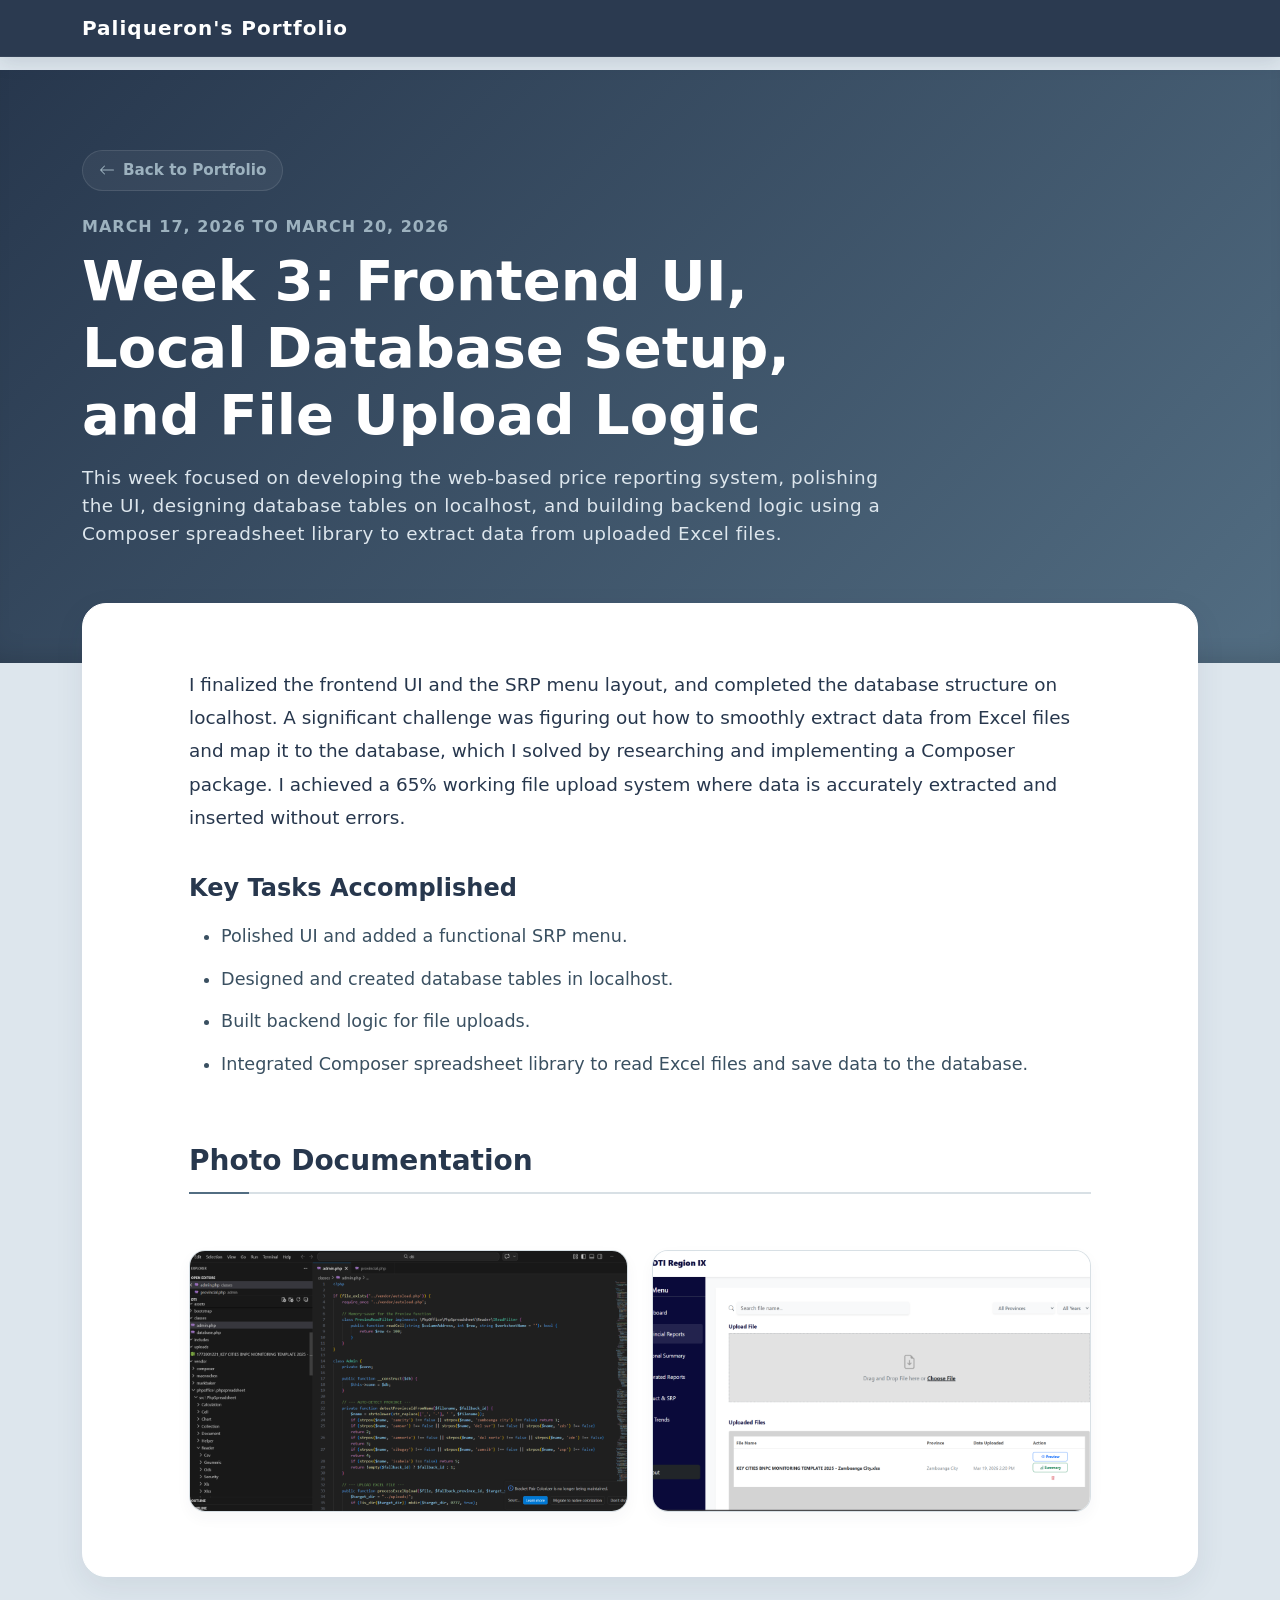
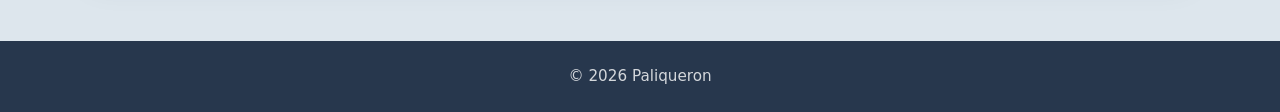
<file: weekly_progress/week3.html>
<!DOCTYPE html>
<html lang="en">
<head>
    <meta charset="UTF-8">
    <meta name="viewport" content="width=device-width, initial-scale=1.0">
    <title>Week 3 Report | Paliqueron</title>
    <link href="../bootstrap/css/bootstrap.min.css" rel="stylesheet">
    <link href="../bootstrap/icons/bootstrap-icons.min.css" rel="stylesheet">
    <link href="../assets/css/weekly_progress.css" rel="stylesheet">
</head>
<body>

    <nav class="navbar navbar-expand-lg navbar-dark fixed-top">
        <div class="container">
            <a class="navbar-brand fw-bold tracking-wide" href="../index.html" style="letter-spacing: 1px;">Paliqueron's Portfolio</a>
        </div>
    </nav>

    <header class="report-header">
       <div class="container">
            <a href="../index.html#progress" class="back-btn mb-4">
        <svg xmlns="http://www.w3.org/2000/svg" width="16" height="16" fill="currentColor" viewBox="0 0 16 16">
            <path fill-rule="evenodd" d="M15 8a.5.5 0 0 0-.5-.5H2.707l3.147-3.146a.5.5 0 1 0-.708-.708l-4 4a.5.5 0 0 0 0 .708l4 4a.5.5 0 0 0 .708-.708L2.707 8.5H14.5A.5.5 0 0 0 15 8z"/>
        </svg>
            Back to Portfolio
            </a>
            <div class="row">
                <div class="col-lg-9">
                    <div class="fw-bold text-uppercase tracking-wide mb-2" style="color: var(--color-light); letter-spacing: 1px;">March 17, 2026 to March 20, 2026 </div>
                    <h1 class="display-4 fw-bolder mb-3 text-white">Week 3: Frontend UI, Local Database Setup, and File Upload Logic</h1>
                    <p class="lead">This week focused on developing the web-based price reporting system, polishing the UI, designing database tables on localhost, and building backend logic using a Composer spreadsheet library to extract data from uploaded Excel files.</p>
                </div>
            </div>
        </div>
    </header>

    <main class="container">
        <div class="content-card">
            
            <div class="row justify-content-center">
                <div class="col-lg-11">
                    <div class="narrative-text">
                        <p class="lead fw-normal mb-4" style="color: var(--color-dark);">I finalized the frontend UI and the SRP menu layout, and completed the database structure on localhost. A significant challenge was figuring out how to smoothly extract data from Excel files and map it to the database, which I solved by researching and implementing a Composer package. I achieved a 65% working file upload system where data is accurately extracted and inserted without errors.</p>
                        
                        <h4>Key Tasks Accomplished</h4>
                        <ul class="mt-3">
                            <li>Polished UI and added a functional SRP menu.</li>
                            <li>Designed and created database tables in localhost.</li>
                            <li>Built backend logic for file uploads.</li>
                            <li>Integrated Composer spreadsheet library to read Excel files and save data to the database.</li>
                        </ul>
                    </div>

                    <h3 class="gallery-heading">Photo Documentation</h3>
                    <div class="row g-4 mt-1">
                        
                        <div class="col-md-6">
                            <div class="doc-img-card">
                                <div class="overflow-hidden">
                                    <img src="../assets/images/week3.1.png" alt="week3.1" class="doc-img">
                                </div>
                            </div>
                        </div>

                        <div class="col-md-6">
                            <div class="doc-img-card">
                                <div class="overflow-hidden">
                                    <img src="../assets/images/week3.2.png" alt="week3.2" class="doc-img">
                                </div>
                            </div>
                        </div>

                    </div>
                </div>
            </div>

        </div>
    </main>

    <footer class="page-footer text-center py-4 text-muted">
        <div class="container">
            <p class="mb-0 fw-medium" style="opacity: 0.8; font-size: 0.95rem;  color:white">&copy; 2026 Paliqueron</p>
        </div>
    </footer>

    <script src="../bootstrap/js/bootstrap.bundle.min.js"></script>
</body>
</html>
</file>
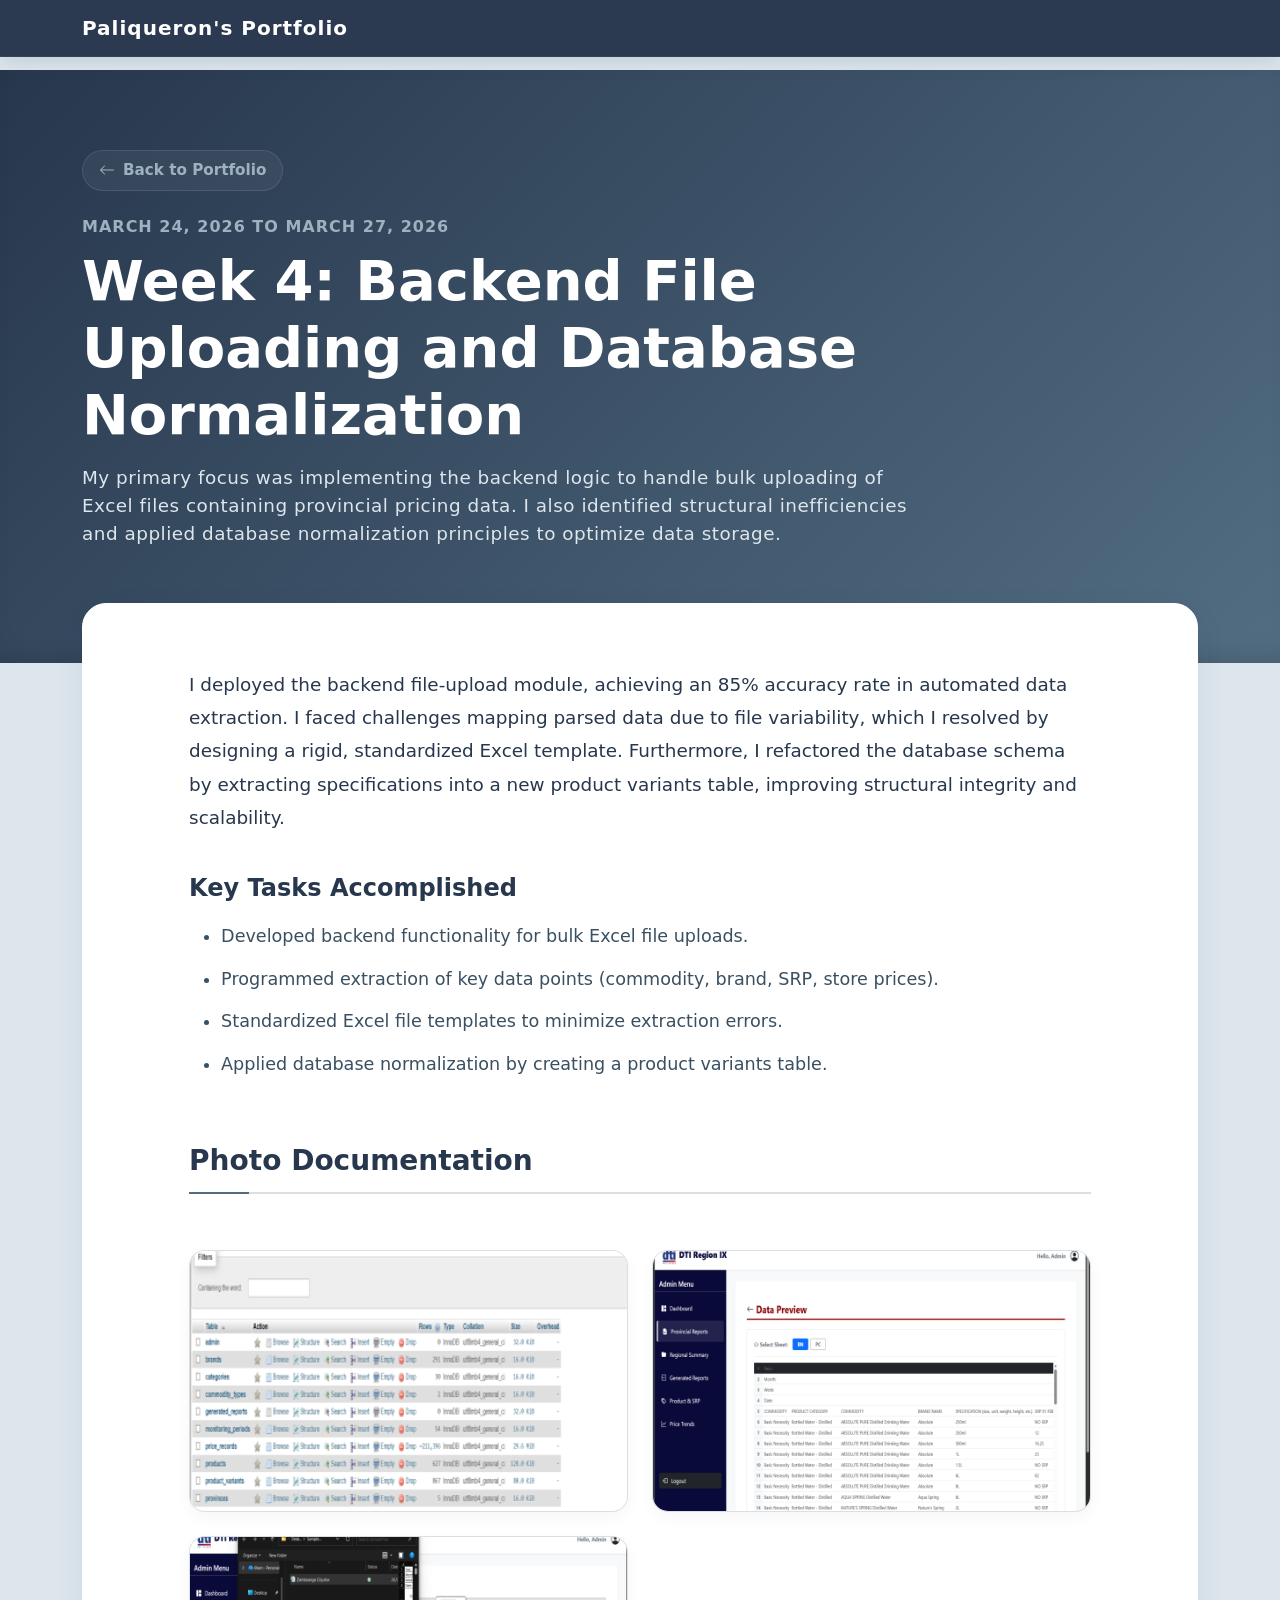
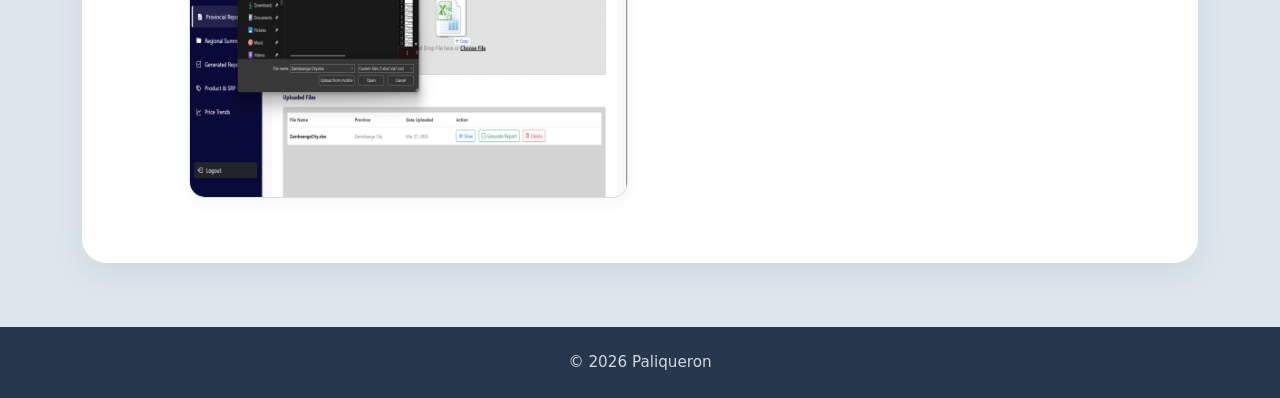
<file: weekly_progress/week4.html>
<!DOCTYPE html>
<html lang="en">
<head>
    <meta charset="UTF-8">
    <meta name="viewport" content="width=device-width, initial-scale=1.0">
    <title>Week 4 Report | Paliqueron</title>
    <link href="../bootstrap/css/bootstrap.min.css" rel="stylesheet">
    <link href="../bootstrap/icons/bootstrap-icons.min.css" rel="stylesheet">
    <link href="../assets/css/weekly_progress.css" rel="stylesheet">
</head>
<body>

    <nav class="navbar navbar-expand-lg navbar-dark fixed-top">
        <div class="container">
            <a class="navbar-brand fw-bold tracking-wide" href="../index.html" style="letter-spacing: 1px;">Paliqueron's Portfolio</a>
        </div>
    </nav>

    <header class="report-header">
       <div class="container">
            <a href="../index.html#progress" class="back-btn mb-4">
        <svg xmlns="http://www.w3.org/2000/svg" width="16" height="16" fill="currentColor" viewBox="0 0 16 16">
            <path fill-rule="evenodd" d="M15 8a.5.5 0 0 0-.5-.5H2.707l3.147-3.146a.5.5 0 1 0-.708-.708l-4 4a.5.5 0 0 0 0 .708l4 4a.5.5 0 0 0 .708-.708L2.707 8.5H14.5A.5.5 0 0 0 15 8z"/>
        </svg>
            Back to Portfolio
            </a>
            <div class="row">
                <div class="col-lg-9">
                    <div class="fw-bold text-uppercase tracking-wide mb-2" style="color: var(--color-light); letter-spacing: 1px;"> March 24, 2026 to March 27, 2026</div>
                    <h1 class="display-4 fw-bolder mb-3 text-white">Week 4: Backend File Uploading and Database Normalization</h1>
                    <p class="lead">My primary focus was implementing the backend logic to handle bulk uploading of Excel files containing provincial pricing data. I also identified structural inefficiencies and applied database normalization principles to optimize data storage.</p>
                </div>
            </div>
        </div>
    </header>

    <main class="container">
        <div class="content-card">
            
            <div class="row justify-content-center">
                <div class="col-lg-11">
                    <div class="narrative-text">
                        <p class="lead fw-normal mb-4" style="color: var(--color-dark);">I deployed the backend file-upload module, achieving an 85% accuracy rate in automated data extraction. I faced challenges mapping parsed data due to file variability, which I resolved by designing a rigid, standardized Excel template. Furthermore, I refactored the database schema by extracting specifications into a new product variants table, improving structural integrity and scalability.</p>
                        
                        <h4>Key Tasks Accomplished</h4>
                        <ul class="mt-3">
                            <li>Developed backend functionality for bulk Excel file uploads.</li>
                            <li>Programmed extraction of key data points (commodity, brand, SRP, store prices).</li>
                            <li>Standardized Excel file templates to minimize extraction errors.</li>
                            <li>Applied database normalization by creating a product variants table.</li>
                        </ul>
                    </div>

                    <h3 class="gallery-heading">Photo Documentation</h3>
                    <div class="row g-4 mt-1">
                        
                        <div class="col-md-6">
                            <div class="doc-img-card">
                                <div class="overflow-hidden">
                                    <img src="../assets/images/week4.1.png" alt="week4.1" class="doc-img">
                                </div>
                            </div>
                        </div>

                        <div class="col-md-6">
                            <div class="doc-img-card">
                                <div class="overflow-hidden">
                                    <img src="../assets/images/week4.2.png" alt="week4.2" class="doc-img">
                                </div>
                            </div>
                        </div>

                         <div class="col-md-6">
                            <div class="doc-img-card">
                                <div class="overflow-hidden">
                                    <img src="../assets/images/week4.3.png" alt="week4.3" class="doc-img">
                                </div>
                            </div>
                        </div>

                    </div>
                </div>
            </div>

        </div>
    </main>

    <footer class="page-footer text-center py-4 text-muted">
        <div class="container">
            <p class="mb-0 fw-medium" style="opacity: 0.8; font-size: 0.95rem;  color:white">&copy; 2026 Paliqueron</p>
        </div>
    </footer>

    <script src="../bootstrap/js/bootstrap.bundle.min.js"></script>
</body>
</html>
</file>
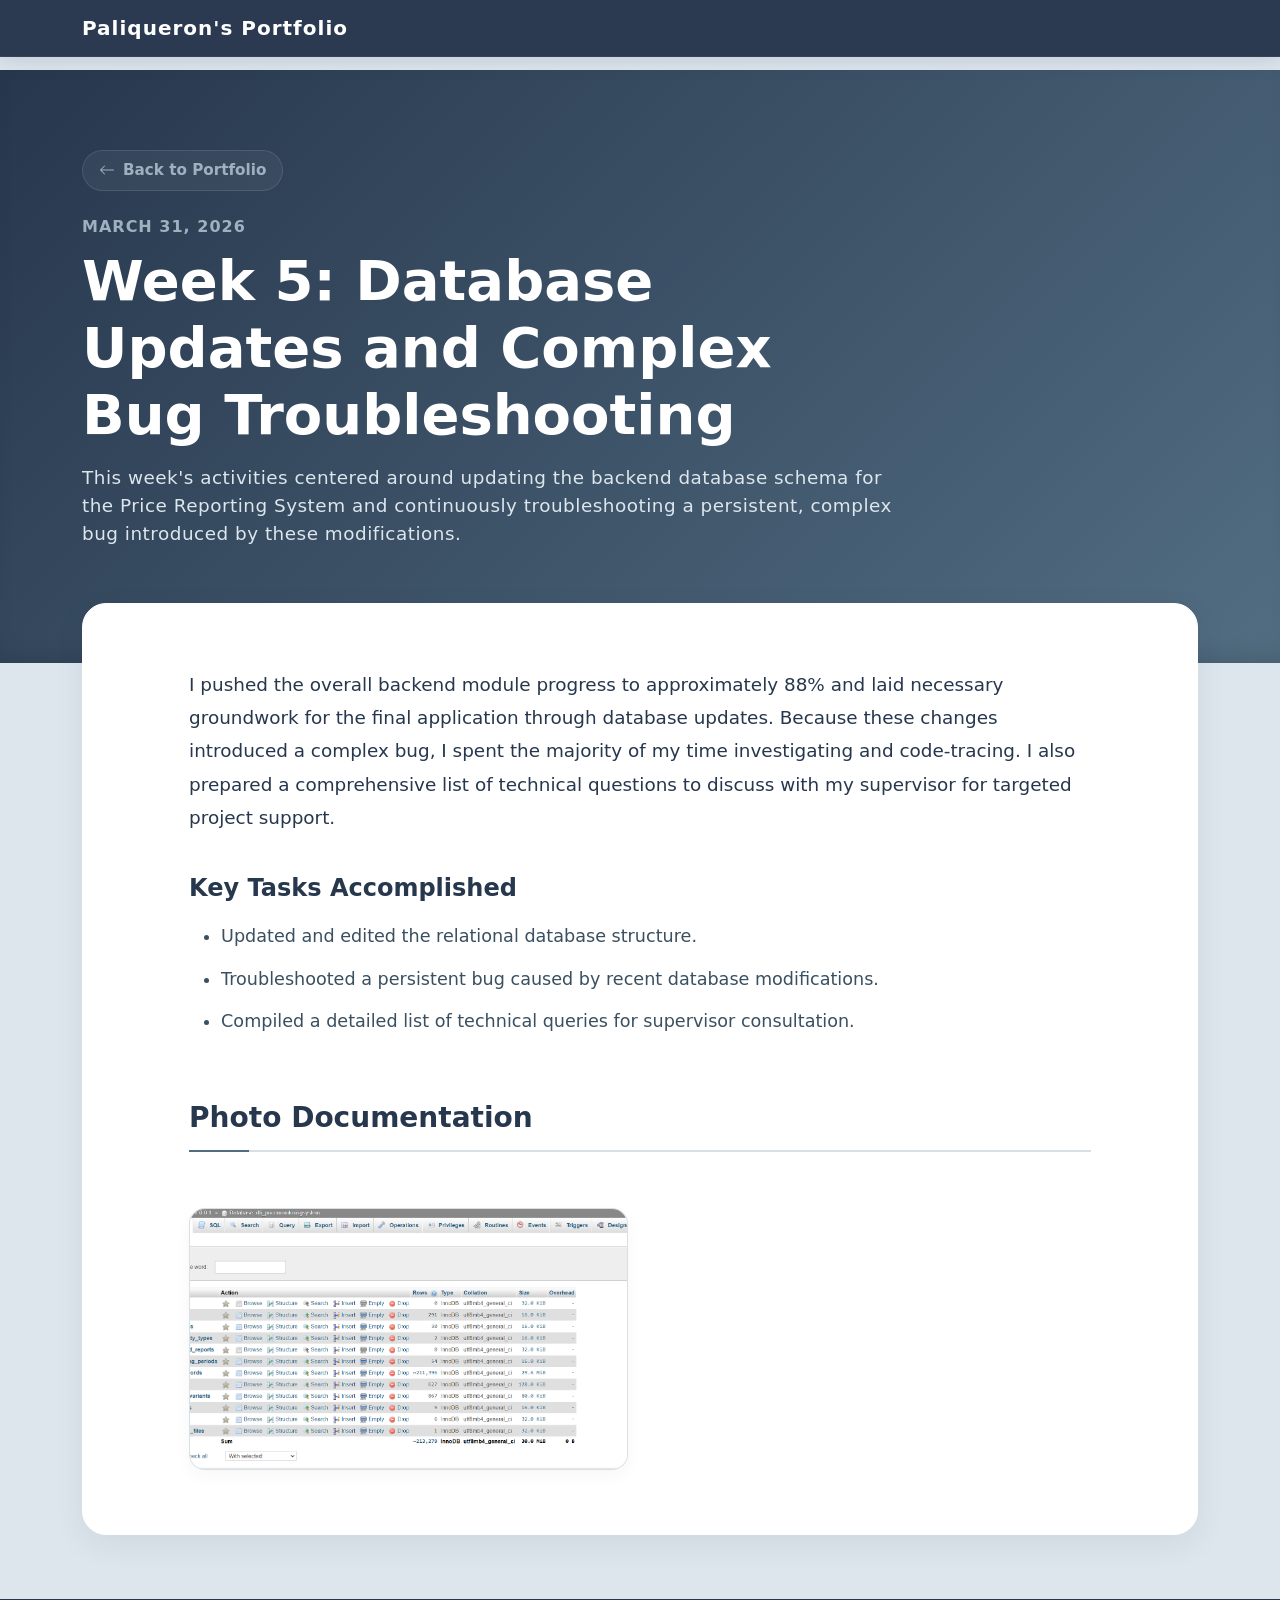
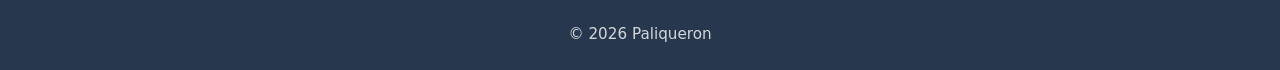
<file: weekly_progress/week5.html>
<!DOCTYPE html>
<html lang="en">
<head>
    <meta charset="UTF-8">
    <meta name="viewport" content="width=device-width, initial-scale=1.0">
    <title>Week 5 Report | Paliqueron</title>
    <link href="../bootstrap/css/bootstrap.min.css" rel="stylesheet">
    <link href="../bootstrap/icons/bootstrap-icons.min.css" rel="stylesheet">
    <link href="../assets/css/weekly_progress.css" rel="stylesheet">
</head>
<body>

    <nav class="navbar navbar-expand-lg navbar-dark fixed-top">
        <div class="container">
            <a class="navbar-brand fw-bold tracking-wide" href="../index.html" style="letter-spacing: 1px;">Paliqueron's Portfolio</a>
        </div>
    </nav>

    <header class="report-header">
       <div class="container">
            <a href="../index.html#progress" class="back-btn mb-4">
        <svg xmlns="http://www.w3.org/2000/svg" width="16" height="16" fill="currentColor" viewBox="0 0 16 16">
            <path fill-rule="evenodd" d="M15 8a.5.5 0 0 0-.5-.5H2.707l3.147-3.146a.5.5 0 1 0-.708-.708l-4 4a.5.5 0 0 0 0 .708l4 4a.5.5 0 0 0 .708-.708L2.707 8.5H14.5A.5.5 0 0 0 15 8z"/>
        </svg>
            Back to Portfolio
            </a>
            <div class="row">
                <div class="col-lg-9">
                    <div class="fw-bold text-uppercase tracking-wide mb-2" style="color: var(--color-light); letter-spacing: 1px;">March 31, 2026</div>
                    <h1 class="display-4 fw-bolder mb-3 text-white">Week 5: Database Updates and Complex Bug Troubleshooting</h1>
                    <p class="lead">This week's activities centered around updating the backend database schema for the Price Reporting System and continuously troubleshooting a persistent, complex bug introduced by these modifications.</p>
                </div>
            </div>
        </div>
    </header>

    <main class="container">
        <div class="content-card">
            
            <div class="row justify-content-center">
                <div class="col-lg-11">
                    <div class="narrative-text">
                        <p class="lead fw-normal mb-4" style="color: var(--color-dark);">I pushed the overall backend module progress to approximately 88% and laid necessary groundwork for the final application through database updates. Because these changes introduced a complex bug, I spent the majority of my time investigating and code-tracing. I also prepared a comprehensive list of technical questions to discuss with my supervisor for targeted project support.</p>
                        
                        <h4>Key Tasks Accomplished</h4>
                        <ul class="mt-3">
                            <li>Updated and edited the relational database structure.</li>
                            <li>Troubleshooted a persistent bug caused by recent database modifications.</li>
                            <li>Compiled a detailed list of technical queries for supervisor consultation.</li>
                        </ul>
                    </div>

                    <h3 class="gallery-heading">Photo Documentation</h3>
                    <div class="row g-4 mt-1">
                        
                        <div class="col-md-6">
                            <div class="doc-img-card">
                                <div class="overflow-hidden">
                                    <img src="../assets/images/week5.1.png" alt="week5.1" class="doc-img">
                                </div>
                            </div>
                        </div>
                    </div>
                </div>
            </div>

        </div>
    </main>

    <footer class="page-footer text-center py-4 text-muted">
        <div class="container">
            <p class="mb-0 fw-medium" style="opacity: 0.8; font-size: 0.95rem;  color:white">&copy; 2026 Paliqueron</p>
        </div>
    </footer>

    <script src="../bootstrap/js/bootstrap.bundle.min.js"></script>
</body>
</html>
</file>
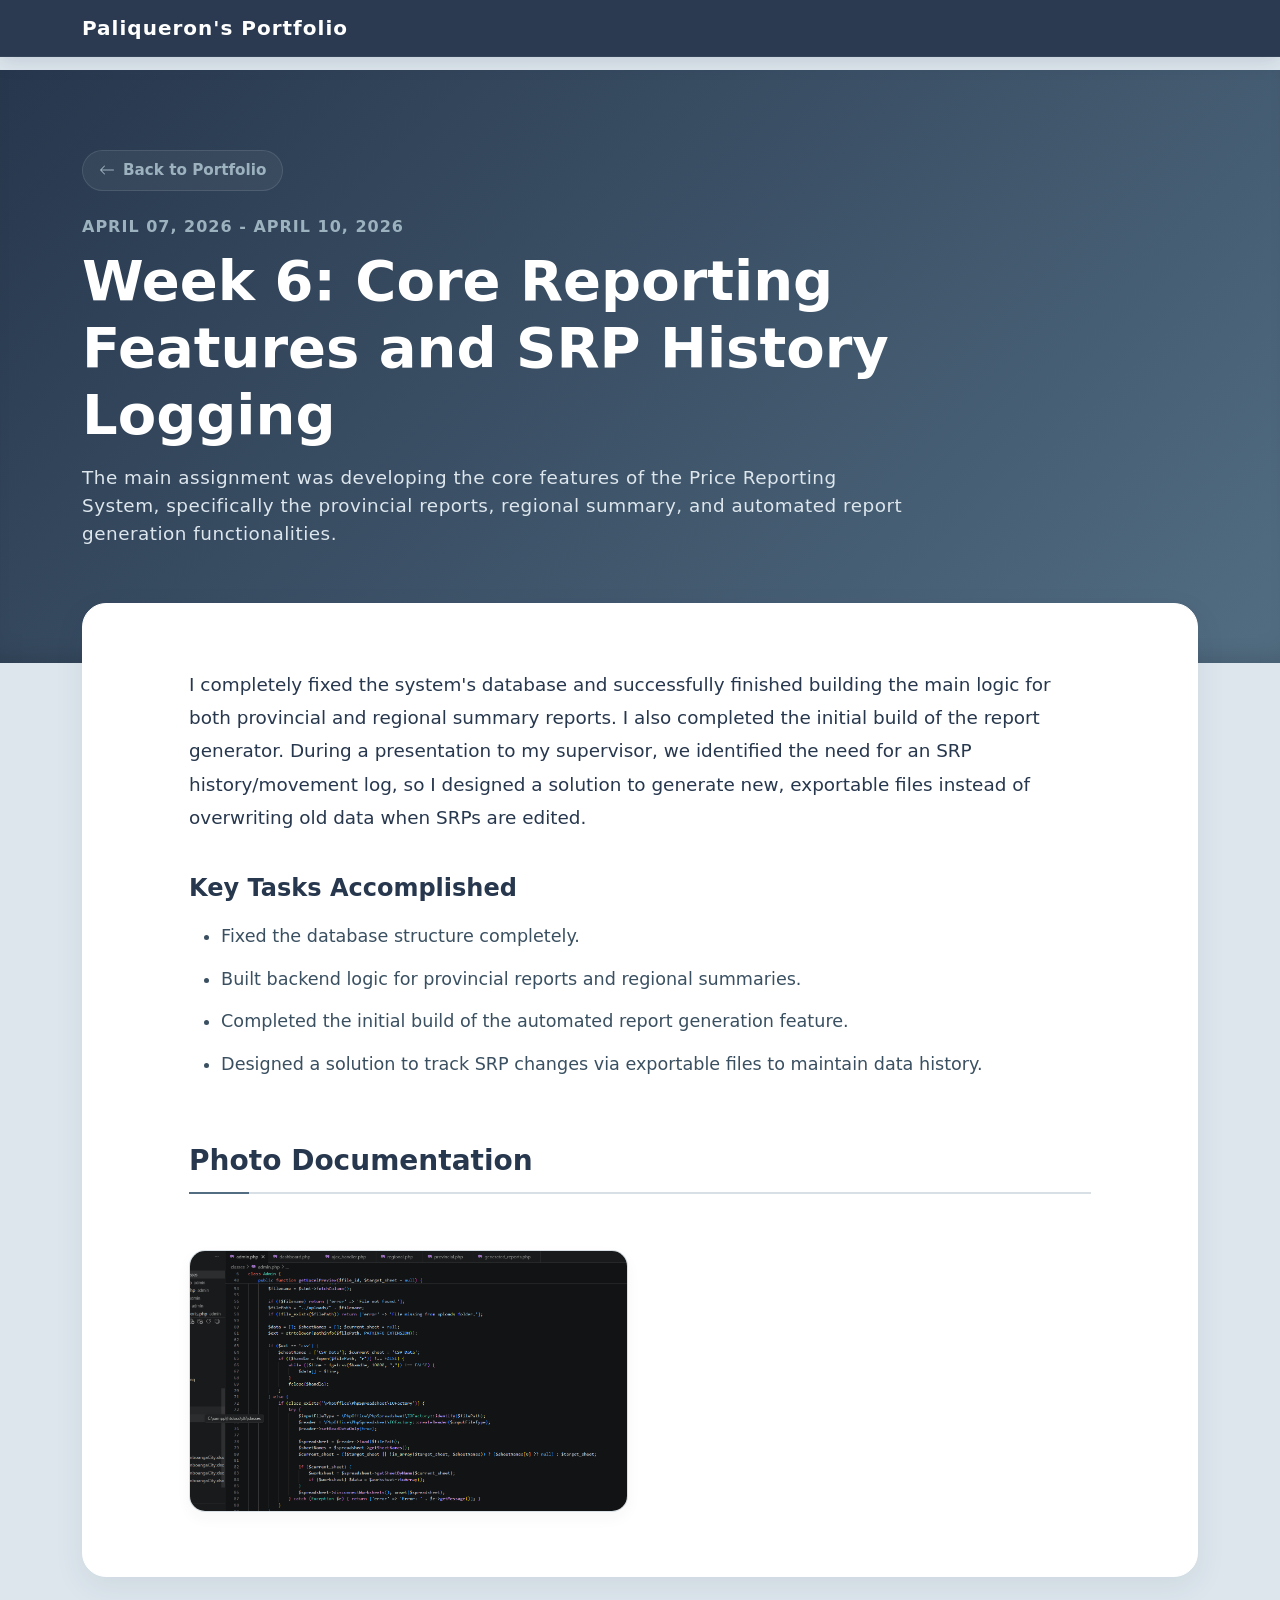
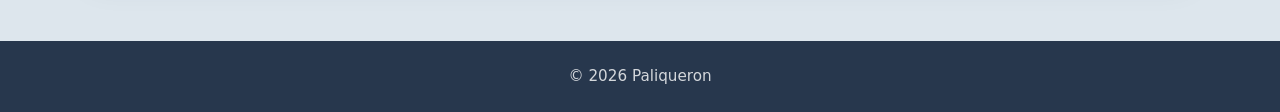
<file: weekly_progress/week6.html>
<!DOCTYPE html>
<html lang="en">
<head>
    <meta charset="UTF-8">
    <meta name="viewport" content="width=device-width, initial-scale=1.0">
    <title>Week 6 Report | Paliqueron</title>
    <link href="../bootstrap/css/bootstrap.min.css" rel="stylesheet">
    <link href="../bootstrap/icons/bootstrap-icons.min.css" rel="stylesheet">
    <link href="../assets/css/weekly_progress.css" rel="stylesheet">
</head>
<body>

    <nav class="navbar navbar-expand-lg navbar-dark fixed-top">
        <div class="container">
            <a class="navbar-brand fw-bold tracking-wide" href="../index.html" style="letter-spacing: 1px;">Paliqueron's Portfolio</a>
        </div>
    </nav>

    <header class="report-header">
       <div class="container">
            <a href="../index.html#progress" class="back-btn mb-4">
        <svg xmlns="http://www.w3.org/2000/svg" width="16" height="16" fill="currentColor" viewBox="0 0 16 16">
            <path fill-rule="evenodd" d="M15 8a.5.5 0 0 0-.5-.5H2.707l3.147-3.146a.5.5 0 1 0-.708-.708l-4 4a.5.5 0 0 0 0 .708l4 4a.5.5 0 0 0 .708-.708L2.707 8.5H14.5A.5.5 0 0 0 15 8z"/>
        </svg>
            Back to Portfolio
            </a>
            <div class="row">
                <div class="col-lg-9">
                    <div class="fw-bold text-uppercase tracking-wide mb-2" style="color: var(--color-light); letter-spacing: 1px;"> April 07, 2026 - April 10, 2026 </div>
                    <h1 class="display-4 fw-bolder mb-3 text-white">Week 6: Core Reporting Features and SRP History Logging</h1>
                    <p class="lead">The main assignment was developing the core features of the Price Reporting System, specifically the provincial reports, regional summary, and automated report generation functionalities.</p>
                </div>
            </div>
        </div>
    </header>

    <main class="container">
        <div class="content-card">
            
            <div class="row justify-content-center">
                <div class="col-lg-11">
                    <div class="narrative-text">
                        <p class="lead fw-normal mb-4" style="color: var(--color-dark);">I completely fixed the system's database and successfully finished building the main logic for both provincial and regional summary reports. I also completed the initial build of the report generator. During a presentation to my supervisor, we identified the need for an SRP history/movement log, so I designed a solution to generate new, exportable files instead of overwriting old data when SRPs are edited.</p>
                        
                        <h4>Key Tasks Accomplished</h4>
                        <ul class="mt-3">
                            <li>Fixed the database structure completely.</li>
                            <li>Built backend logic for provincial reports and regional summaries.</li>
                            <li>Completed the initial build of the automated report generation feature.</li>
                            <li>Designed a solution to track SRP changes via exportable files to maintain data history.</li>
                        </ul>
                    </div>

                    <h3 class="gallery-heading">Photo Documentation</h3>
                    <div class="row g-4 mt-1">
                        
                        <div class="col-md-6">
                            <div class="doc-img-card">
                                <div class="overflow-hidden">
                                    <img src="../assets/images/week6.1.png" alt="week6.1" class="doc-img">
                                </div>
                            </div>
                        </div>
                    </div>
                </div>
            </div>

        </div>
    </main>

    <footer class="page-footer text-center py-4 text-muted">
        <div class="container">
            <p class="mb-0 fw-medium" style="opacity: 0.8; font-size: 0.95rem;  color:white">&copy; 2026 Paliqueron</p>
        </div>
    </footer>

    <script src="../bootstrap/js/bootstrap.bundle.min.js"></script>
</body>
</html>
</file>
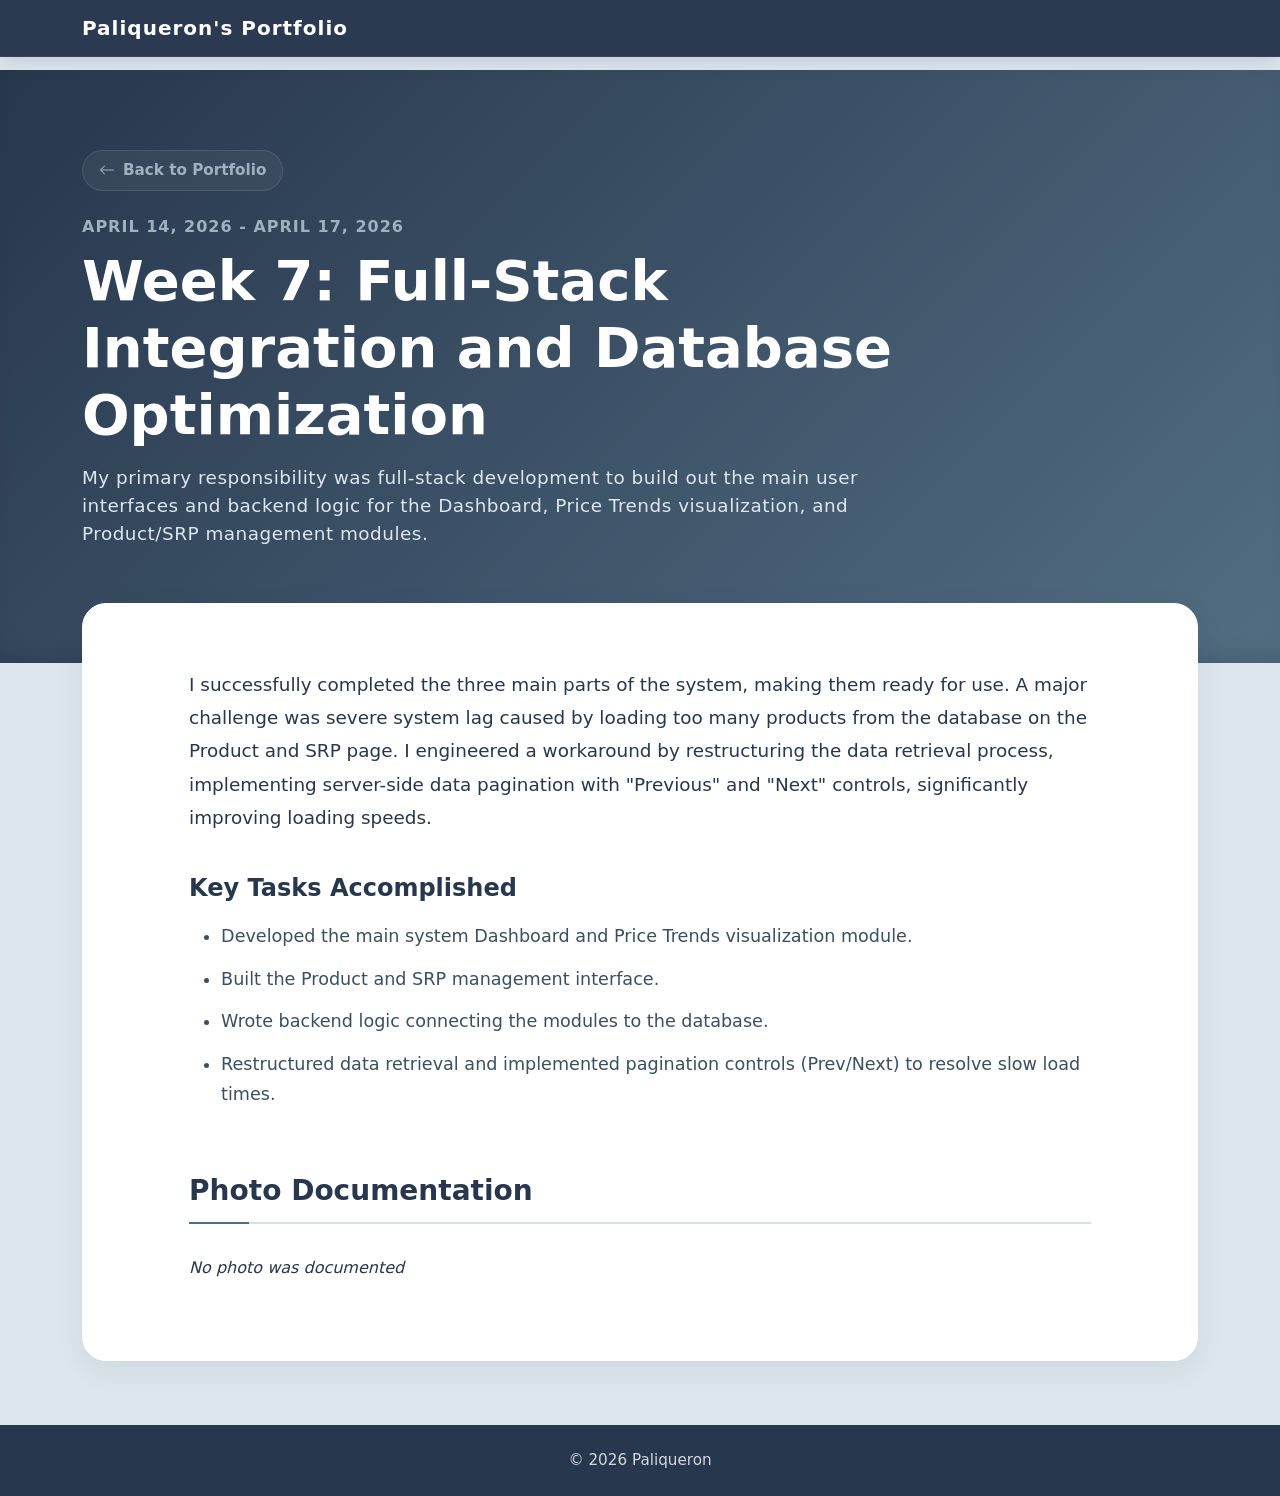
<file: weekly_progress/week7.html>
<!DOCTYPE html>
<html lang="en">
<head>
    <meta charset="UTF-8">
    <meta name="viewport" content="width=device-width, initial-scale=1.0">
    <title>Week 7 Report | Paliqueron</title>
    <link href="../bootstrap/css/bootstrap.min.css" rel="stylesheet">
    <link href="../bootstrap/icons/bootstrap-icons.min.css" rel="stylesheet">
    <link href="../assets/css/weekly_progress.css" rel="stylesheet">
</head>
<body>

    <nav class="navbar navbar-expand-lg navbar-dark fixed-top">
        <div class="container">
            <a class="navbar-brand fw-bold tracking-wide" href="../index.html" style="letter-spacing: 1px;">Paliqueron's Portfolio</a>
        </div>
    </nav>

    <header class="report-header">
       <div class="container">
            <a href="../index.html#progress" class="back-btn mb-4">
        <svg xmlns="http://www.w3.org/2000/svg" width="16" height="16" fill="currentColor" viewBox="0 0 16 16">
            <path fill-rule="evenodd" d="M15 8a.5.5 0 0 0-.5-.5H2.707l3.147-3.146a.5.5 0 1 0-.708-.708l-4 4a.5.5 0 0 0 0 .708l4 4a.5.5 0 0 0 .708-.708L2.707 8.5H14.5A.5.5 0 0 0 15 8z"/>
        </svg>
            Back to Portfolio
            </a>
            <div class="row">
                <div class="col-lg-9">
                    <div class="fw-bold text-uppercase tracking-wide mb-2" style="color: var(--color-light); letter-spacing: 1px;"> April 14, 2026 - April 17, 2026 </div>
                    <h1 class="display-4 fw-bolder mb-3 text-white">Week 7: Full-Stack Integration and Database Optimization</h1>
                    <p class="lead">My primary responsibility was full-stack development to build out the main user interfaces and backend logic for the Dashboard, Price Trends visualization, and Product/SRP management modules.</p>
                </div>
            </div>
        </div>
    </header>

    <main class="container">
        <div class="content-card">
            
            <div class="row justify-content-center">
                <div class="col-lg-11">
                    <div class="narrative-text">
                        <p class="lead fw-normal mb-4" style="color: var(--color-dark);">I successfully completed the three main parts of the system, making them ready for use. A major challenge was severe system lag caused by loading too many products from the database on the Product and SRP page. I engineered a workaround by restructuring the data retrieval process, implementing server-side data pagination with "Previous" and "Next" controls, significantly improving loading speeds.</p>
                        
                        <h4>Key Tasks Accomplished</h4>
                        <ul class="mt-3">
                            <li>Developed the main system Dashboard and Price Trends visualization module.</li>
                            <li>Built the Product and SRP management interface.</li>
                            <li>Wrote backend logic connecting the modules to the database.</li>
                            <li>Restructured data retrieval and implemented pagination controls (Prev/Next) to resolve slow load times.</li>
                        </ul>
                    </div>

                    <h3 class="gallery-heading">Photo Documentation</h3>
                    <div class="row g-4 mt-1">
                        
                       <div class="col-md-5 mt-4 mt-md-0 position-relative">
                            <div class="overflow-hidden">
                                <p><em>No photo was documented</em></p>
                            </div>
                        </div>
                    </div>
                </div>
            </div>

        </div>
    </main>

    <footer class="page-footer text-center py-4 text-muted">
        <div class="container">
            <p class="mb-0 fw-medium" style="opacity: 0.8; font-size: 0.95rem;  color:white">&copy; 2026 Paliqueron</p>
        </div>
    </footer>

    <script src="../bootstrap/js/bootstrap.bundle.min.js"></script>
</body>
</html>
</file>
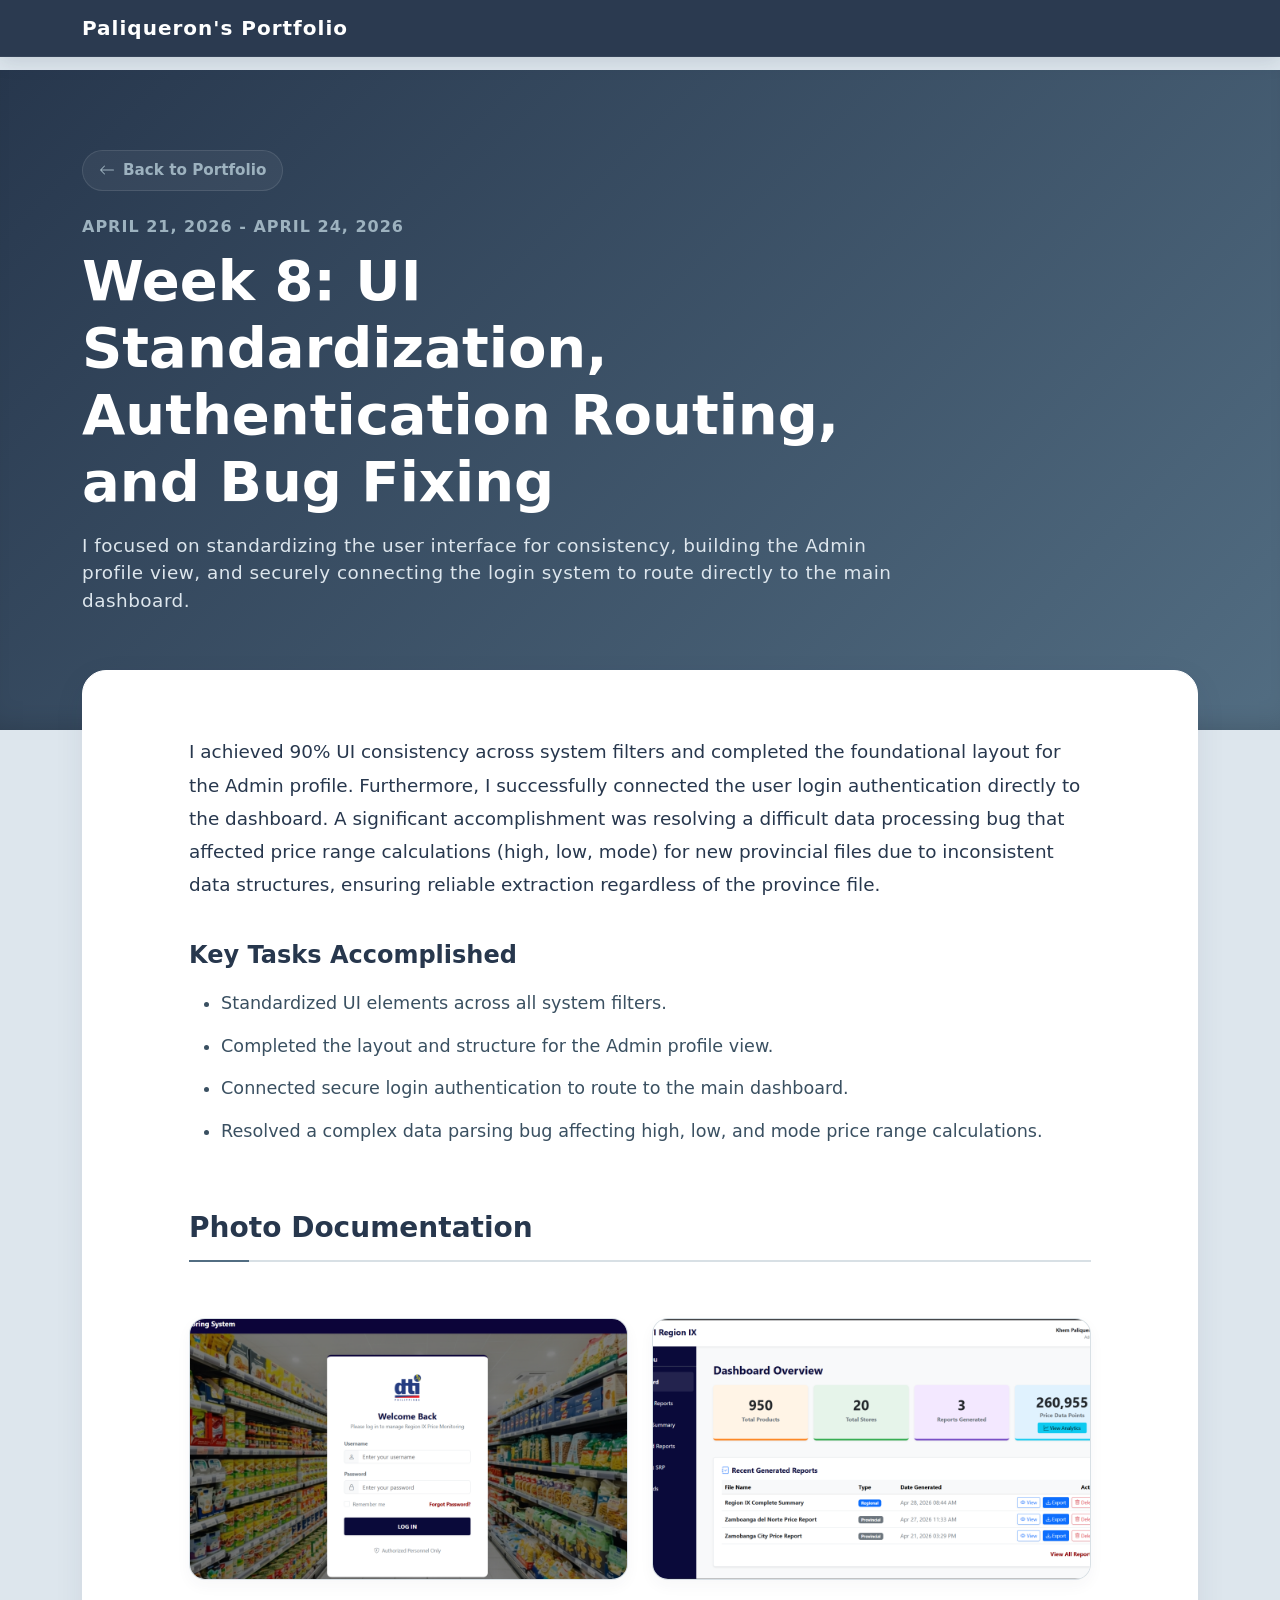
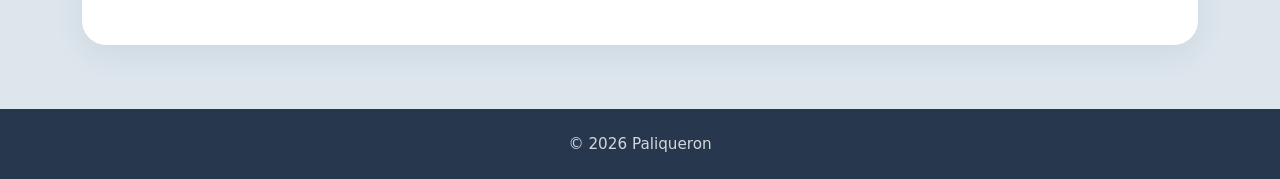
<file: weekly_progress/week8.html>
<!DOCTYPE html>
<html lang="en">
<head>
    <meta charset="UTF-8">
    <meta name="viewport" content="width=device-width, initial-scale=1.0">
    <title>Week 8 Report | Paliqueron</title>
    <link href="../bootstrap/css/bootstrap.min.css" rel="stylesheet">
    <link href="../bootstrap/icons/bootstrap-icons.min.css" rel="stylesheet">
    <link href="../assets/css/weekly_progress.css" rel="stylesheet">
</head>
<body>

    <nav class="navbar navbar-expand-lg navbar-dark fixed-top">
        <div class="container">
            <a class="navbar-brand fw-bold tracking-wide" href="../index.html" style="letter-spacing: 1px;">Paliqueron's Portfolio</a>
        </div>
    </nav>

    <header class="report-header">
       <div class="container">
            <a href="../index.html#progress" class="back-btn mb-4">
        <svg xmlns="http://www.w3.org/2000/svg" width="16" height="16" fill="currentColor" viewBox="0 0 16 16">
            <path fill-rule="evenodd" d="M15 8a.5.5 0 0 0-.5-.5H2.707l3.147-3.146a.5.5 0 1 0-.708-.708l-4 4a.5.5 0 0 0 0 .708l4 4a.5.5 0 0 0 .708-.708L2.707 8.5H14.5A.5.5 0 0 0 15 8z"/>
        </svg>
            Back to Portfolio
            </a>
            <div class="row">
                <div class="col-lg-9">
                    <div class="fw-bold text-uppercase tracking-wide mb-2" style="color: var(--color-light); letter-spacing: 1px;"> April 21, 2026 - April 24, 2026 </div>
                    <h1 class="display-4 fw-bolder mb-3 text-white">Week 8: UI Standardization, Authentication Routing, and Bug Fixing</h1>
                    <p class="lead">I focused on standardizing the user interface for consistency, building the Admin profile view, and securely connecting the login system to route directly to the main dashboard.</p>
                </div>
            </div>
        </div>
    </header>

    <main class="container">
        <div class="content-card">
            
            <div class="row justify-content-center">
                <div class="col-lg-11">
                    <div class="narrative-text">
                        <p class="lead fw-normal mb-4" style="color: var(--color-dark);">I achieved 90% UI consistency across system filters and completed the foundational layout for the Admin profile. Furthermore, I successfully connected the user login authentication directly to the dashboard. A significant accomplishment was resolving a difficult data processing bug that affected price range calculations (high, low, mode) for new provincial files due to inconsistent data structures, ensuring reliable extraction regardless of the province file.</p>
                        
                        <h4>Key Tasks Accomplished</h4>
                        <ul class="mt-3">
                            <li>Standardized UI elements across all system filters.</li>
                            <li>Completed the layout and structure for the Admin profile view.</li>
                            <li>Connected secure login authentication to route to the main dashboard.</li>
                            <li>Resolved a complex data parsing bug affecting high, low, and mode price range calculations.</li>
                        </ul>
                    </div>

                    <h3 class="gallery-heading">Photo Documentation</h3>
                    <div class="row g-4 mt-1">
                        
                        <div class="col-md-6">
                            <div class="doc-img-card">
                                <div class="overflow-hidden">
                                    <img src="../assets/images/week8.1.png" alt="week8.1" class="doc-img">
                                </div>
                            </div>
                        </div>

                        <div class="col-md-6">
                            <div class="doc-img-card">
                                <div class="overflow-hidden">
                                    <img src="../assets/images/week8.2.png" alt="week8.2" class="doc-img">
                                </div>
                            </div>
                        </div>

                    </div>
                </div>
            </div>

        </div>
    </main>

    <footer class="page-footer text-center py-4 text-muted">
        <div class="container">
            <p class="mb-0 fw-medium" style="opacity: 0.8; font-size: 0.95rem;  color:white">&copy; 2026 Paliqueron</p>
        </div>
    </footer>

    <script src="../bootstrap/js/bootstrap.bundle.min.js"></script>
</body>
</html>
</file>
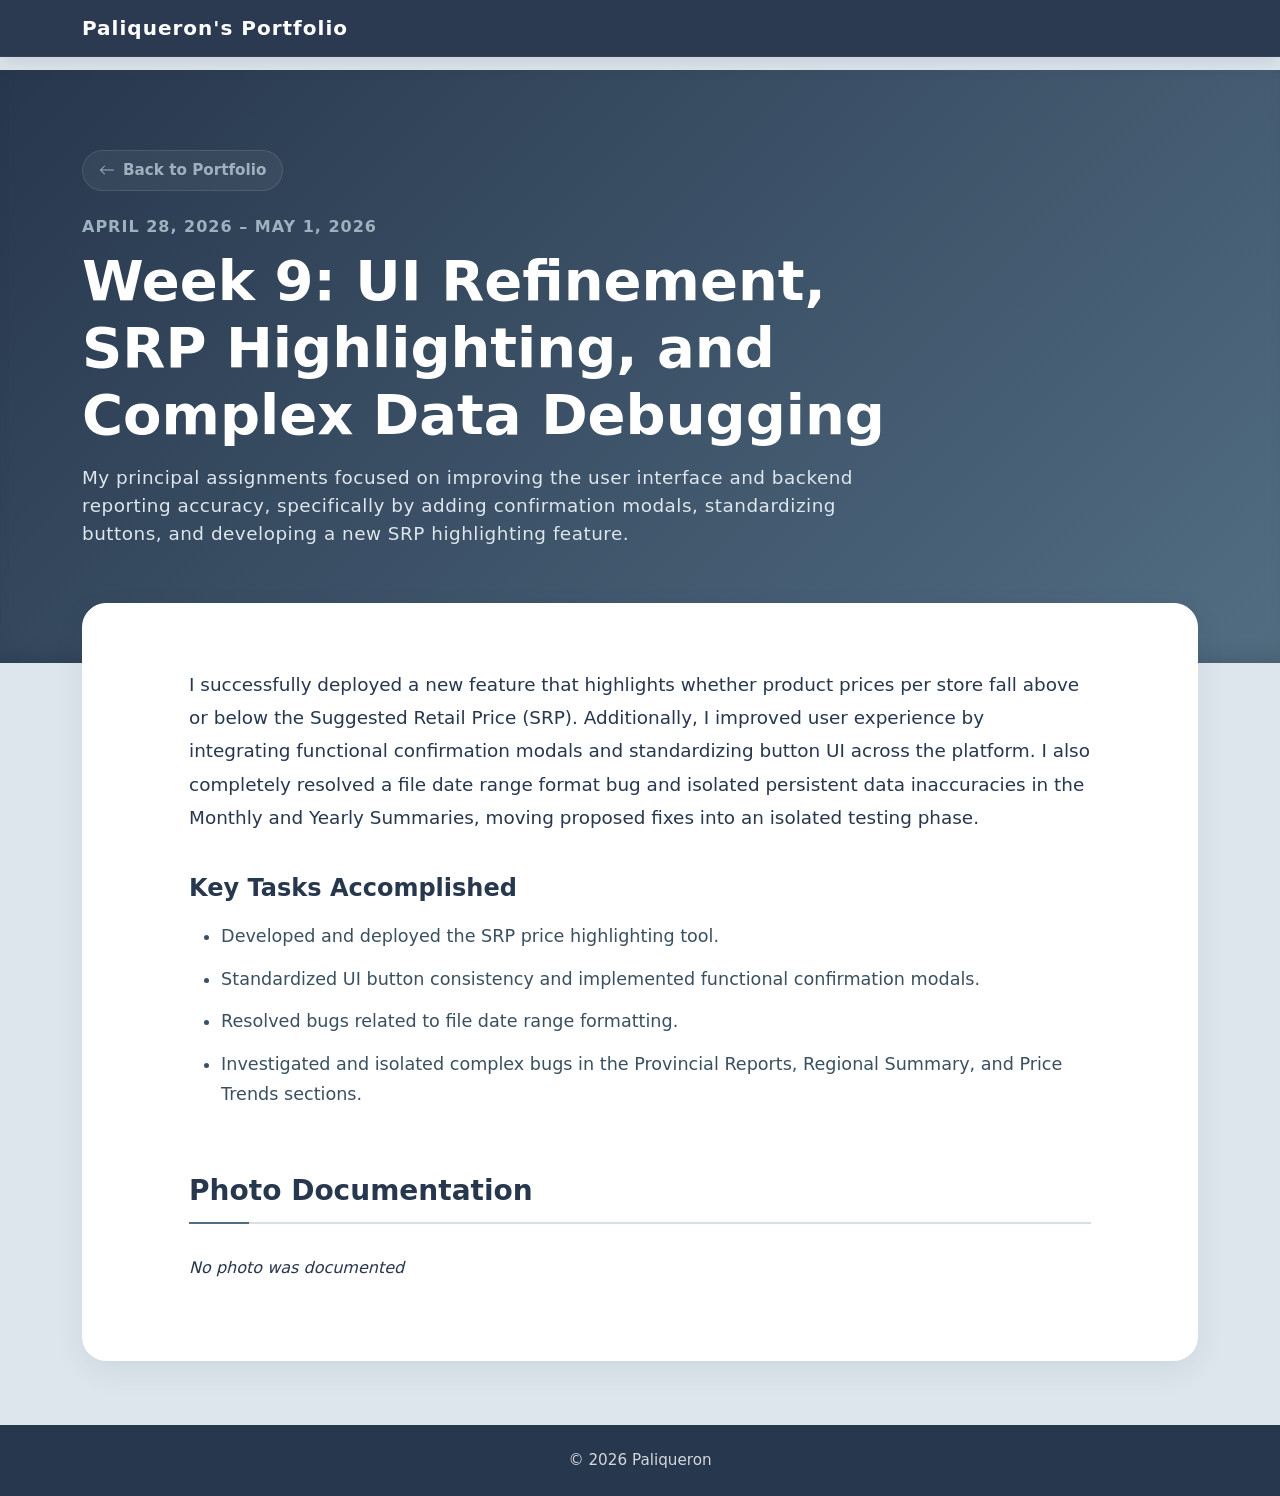
<file: weekly_progress/week9.html>
<!DOCTYPE html>
<html lang="en">
<head>
    <meta charset="UTF-8">
    <meta name="viewport" content="width=device-width, initial-scale=1.0">
    <title>Week 9 Report | Paliqueron</title>
    <link href="../bootstrap/css/bootstrap.min.css" rel="stylesheet">
    <link href="../bootstrap/icons/bootstrap-icons.min.css" rel="stylesheet">
    <link href="../assets/css/weekly_progress.css" rel="stylesheet">
</head>
<body>

    <nav class="navbar navbar-expand-lg navbar-dark fixed-top">
        <div class="container">
            <a class="navbar-brand fw-bold tracking-wide" href="../index.html" style="letter-spacing: 1px;">Paliqueron's Portfolio</a>
        </div>
    </nav>

    <header class="report-header">
       <div class="container">
            <a href="../index.html#progress" class="back-btn mb-4">
        <svg xmlns="http://www.w3.org/2000/svg" width="16" height="16" fill="currentColor" viewBox="0 0 16 16">
            <path fill-rule="evenodd" d="M15 8a.5.5 0 0 0-.5-.5H2.707l3.147-3.146a.5.5 0 1 0-.708-.708l-4 4a.5.5 0 0 0 0 .708l4 4a.5.5 0 0 0 .708-.708L2.707 8.5H14.5A.5.5 0 0 0 15 8z"/>
        </svg>
            Back to Portfolio
            </a>
            <div class="row">
                <div class="col-lg-9">
                    <div class="fw-bold text-uppercase tracking-wide mb-2" style="color: var(--color-light); letter-spacing: 1px;"> April 28, 2026 – May 1, 2026</div>
                    <h1 class="display-4 fw-bolder mb-3 text-white">Week 9: UI Refinement, SRP Highlighting, and Complex Data Debugging</h1>
                    <p class="lead">My principal assignments focused on improving the user interface and backend reporting accuracy, specifically by adding confirmation modals, standardizing buttons, and developing a new SRP highlighting feature.</p>
                </div>
            </div>
        </div>
    </header>

    <main class="container">
        <div class="content-card">
            
            <div class="row justify-content-center">
                <div class="col-lg-11">
                    <div class="narrative-text">
                        <p class="lead fw-normal mb-4" style="color: var(--color-dark);">I successfully deployed a new feature that highlights whether product prices per store fall above or below the Suggested Retail Price (SRP). Additionally, I improved user experience by integrating functional confirmation modals and standardizing button UI across the platform. I also completely resolved a file date range format bug and isolated persistent data inaccuracies in the Monthly and Yearly Summaries, moving proposed fixes into an isolated testing phase.</p>
                        
                        <h4>Key Tasks Accomplished</h4>
                        <ul class="mt-3">
                            <li>Developed and deployed the SRP price highlighting tool.</li>
                            <li>Standardized UI button consistency and implemented functional confirmation modals.</li>
                            <li>Resolved bugs related to file date range formatting.</li>
                            <li>Investigated and isolated complex bugs in the Provincial Reports, Regional Summary, and Price Trends sections.</li>
                        </ul>
                    </div>

                    <h3 class="gallery-heading">Photo Documentation</h3>
                    <div class="row g-4 mt-1">
                        
                        <div class="col-md-5 mt-4 mt-md-0 position-relative">
                            <div class="overflow-hidden">
                                <p><em>No photo was documented</em></p>
                            </div>
                         </div>

                    </div>
                </div>
            </div>

        </div>
    </main>

    <footer class="page-footer text-center py-4 text-muted">
        <div class="container">
            <p class="mb-0 fw-medium" style="opacity: 0.8; font-size: 0.95rem;  color:white">&copy; 2026 Paliqueron</p>
        </div>
    </footer>

    <script src="../bootstrap/js/bootstrap.bundle.min.js"></script>
</body>
</html>
</file>
<file: assets/css/index.css>
:root {
            --color-dark: #27374D;
            --color-mid: #526D82;
            --color-light: #9DB2BF;
            --color-lightest: #DDE6ED;
            --white: #ffffff;
             --primary-custom: #526D82;

            --bg-body: var(--color-lightest);
            --text-main: var(--color-dark);
            --text-muted: #3a5061;
            --border-soft: rgba(157, 178, 191, 0.4); 
        }

        html, body {
            overscroll-behavior: none; 
        }

        body { 
            background-color: var(--bg-body); 
            font-family: system-ui, -apple-system, BlinkMacSystemFont, "Segoe UI", Roboto, "Helvetica Neue", sans-serif;
            color: var(--text-main);
            overflow-x: hidden; 
            scroll-behavior: smooth;
        }
        
        /* Navbar */
        .navbar { 
            background-color: rgba(39, 55, 77, 0.98) !important; /* Dark palette color with slight transparency */
            backdrop-filter: blur(10px);
            border-bottom: 1px solid rgba(255,255,255,0.05);
            box-shadow: 0 4px 20px rgba(39, 55, 77, 0.15);
        }

        /* Hero Section */
        .hero-section { 
            background: linear-gradient(135deg, var(--color-dark) 0%, var(--color-mid) 100%);
            color: var(--white); 
            padding: 140px 0 100px 0; 
            margin-bottom: -60px; 
        }
        .hero-section p { color: var(--color-lightest); font-size: 1.15rem; font-weight: 300; letter-spacing: 0.5px;}
        
        /* General Content Wrappers (Profile, Skills, Project) */
        .content-wrapper {
            background-color: var(--white);
            border-radius: 24px;
            box-shadow: 0 10px 30px rgba(39, 55, 77, 0.08);
            border: 1px solid var(--white);
            overflow: hidden;
            position: relative;
            z-index: 10;
            transition: transform 0.4s cubic-bezier(0.165, 0.84, 0.44, 1), box-shadow 0.4s ease;
        }
        .content-wrapper:hover {
            box-shadow: 0 20px 40px rgba(39, 55, 77, 0.12);
        }

        /* Profile Image */
        .profile-img-container {
            background-color: var(--color-lightest);
            display: flex;
            align-items: center;
            justify-content: center;
            position: relative;
        }
        .profile-img-container::after {
            content: ''; position: absolute; right: 0; top: 0; bottom: 0; width: 1px;
            background: linear-gradient(to bottom, transparent, var(--border-soft), transparent);
        }
        .profile-img { 
            width: 100%; max-width: 240px; height: auto; aspect-ratio: 1/1;
            object-fit: cover; border-radius: 50%; 
            box-shadow: 0 15px 35px rgba(39, 55, 77, 0.2);
            border: 5px solid var(--white);
            transition: transform 0.4s ease;
        }
        .content-wrapper:hover .profile-img { transform: scale(1.03); }

        /* Lists */
        .intro-details .list-group-item { 
            border-color: var(--border-soft); 
            padding: 1rem 0; font-size: 1.05rem; color: var(--text-muted);
            background-color: transparent;
        }
        .intro-details .list-group-item strong { 
            color: var(--color-dark); 
            font-weight: 700; display: block; margin-bottom: 4px;
            font-size: 0.85rem; text-transform: uppercase; letter-spacing: 0.8px;
        }

        /* Tab Navigation */
        .portfolio-tabs { margin-top: 4rem; margin-bottom: 3rem; }
        .nav-pills {
            background-color: var(--white);
            padding: 8px; border-radius: 50px; display: inline-flex;
            box-shadow: 0 4px 15px rgba(39, 55, 77, 0.05);
        }
        .nav-pills .nav-link {
            border-radius: 40px; padding: 12px 35px; font-size: 1.05rem;
            font-weight: 600; color: var(--color-mid); transition: all 0.3s ease;
        }
        .nav-pills .nav-link:hover:not(.active) { 
            color: var(--color-dark); background-color: var(--color-lightest); 
        }
        .nav-pills .nav-link.active {
            background-color: var(--color-dark); color: var(--white);
            box-shadow: 0 8px 20px rgba(39, 55, 77, 0.25);
        }

        /* Search Bar */
        .search-container { max-width: 600px; margin: 0 auto; }
        .search-input-group {
            background: var(--white); border: 2px solid transparent;
            border-radius: 50px; padding: 5px 15px;
            box-shadow: 0 8px 25px rgba(39, 55, 77, 0.06);
            transition: all 0.3s ease;
        }
        .search-input-group:focus-within {
            box-shadow: 0 12px 30px rgba(39, 55, 77, 0.12);
            border-color: var(--color-light);
        }
        .search-input-group input { border: none; font-size: 1.05rem; color: var(--color-dark); }
        .search-input-group input:focus { box-shadow: none; outline: none; background: transparent; }
        .search-input-group input::placeholder { color: var(--color-light); font-weight: 500;}

        /* Weekly Progress Cards */
        .log-card { 
            border-radius: 20px; border: 1px solid var(--white);
            margin-bottom: 1.8rem; background: var(--white);
            box-shadow: 0 6px 15px rgba(39, 55, 77, 0.04);
            transition: all 0.4s cubic-bezier(0.165, 0.84, 0.44, 1);
            cursor: pointer; overflow: hidden; position: relative;
        }
        .log-card:hover {
            transform: translateY(-6px);
            box-shadow: 0 20px 40px rgba(39, 55, 77, 0.12);
            border-color: var(--border-soft);
        }
        /* Soft Accent Bar */
        .log-card::before {
            content: ''; position: absolute; left: 0; top: 0; bottom: 0;
            width: 6px; background-color: var(--color-light);
            transition: background-color 0.4s ease, width 0.4s ease;
        }
        .log-card:hover::before {
            background-color: var(--color-mid); width: 8px;
        }
        .log-img { 
            width: 100%; height: 220px; object-fit: cover; border-radius: 14px; 
            transition: transform 0.5s ease;
        } 
        .log-card:hover .log-img { transform: scale(1.05); }
        
        .log-card .card-text { line-height: 1.7; color: var(--text-muted); }
        .read-more {
            color: var(--color-mid); font-weight: 700; font-size: 0.95rem;
            margin-top: 1.5rem; display: inline-flex; align-items: center;
            transition: all 0.3s ease; gap: 5px;
        }
        .log-card:hover .read-more { color: var(--color-dark); gap: 12px; }

        /* Badges */
        .tech-badge { 
            font-size: 0.85rem; font-weight: 600; padding: 0.7em 1.2em; 
            margin: 4px; border-radius: 30px; letter-spacing: 0.5px;
            transition: transform 0.2s ease;
        }
        .tech-badge:hover { transform: translateY(-2px); }
        
        .badge-primary-soft { 
            background-color: var(--color-light); 
            color: var(--color-dark); 
        }
        .badge-secondary-soft { 
            background-color: var(--white); 
            color: var(--color-mid); 
            border: 1px solid var(--color-light); 
        }
        
        /* Project Specifics */
        .section-heading { color: var(--color-dark); font-weight: 800; margin-top: 2.5rem; margin-bottom: 1.2rem; font-size: 1.3rem; }
        .content-wrapper p, .content-wrapper li { line-height: 1.7; color: var(--text-muted); font-size: 1.05rem;}
        .info-card { 
            background-color: var(--color-lightest); 
            border: 1px solid var(--border-soft); 
            border-radius: 16px; 
        }

        /* Contact Buttons */
        .contact-btn {
            background-color: var(--white);
            border: 1px solid var(--border-soft);
            border-radius: 50px;
            padding: 10px 25px 10px 10px;
            display: flex; align-items: center; text-decoration: none;
            color: var(--text-main);
            box-shadow: 0 4px 10px rgba(39, 55, 77, 0.04);
            transition: all 0.3s cubic-bezier(0.165, 0.84, 0.44, 1);
        }
        .contact-btn:hover {
            transform: translateY(-4px);
            border-color: var(--color-light);
            box-shadow: 0 15px 25px rgba(39, 55, 77, 0.1);
        }
        .contact-icon {
            width: 45px; height: 45px;
            background-color: var(--color-lightest);
            border-radius: 50%; display: flex; align-items: center; justify-content: center;
            margin-right: 15px; color: var(--color-dark);
            transition: all 0.3s ease;
        }
        .contact-btn:hover .contact-icon { 
            background-color: var(--color-dark); 
            color: var(--white); 
            transform: rotate(-10deg);
        }
        .contact-btn:hover .fw-bold { color: var(--color-dark); }

        /* Back to Top Button */
        #backToTopBtn {
            position: fixed; bottom: 30px; right: 30px; z-index: 999;
            width: 55px; height: 55px; border-radius: 50%;
            display: flex; align-items: center; justify-content: center;
            opacity: 0; visibility: hidden; background-color: var(--color-dark);
            color: var(--white); border: none;
            box-shadow: 0 10px 20px rgba(39, 55, 77, 0.2);
            transition: all 0.3s cubic-bezier(0.165, 0.84, 0.44, 1); 
            transform: translateY(20px); cursor: pointer;
        }
        #backToTopBtn.show { opacity: 1; visibility: visible; transform: translateY(0); }
        #backToTopBtn:hover { 
            background-color: var(--color-mid); 
            transform: translateY(-5px); 
            box-shadow: 0 15px 25px rgba(39, 55, 77, 0.3);
        }

            /* Badge Styling */
    .tech-badge-v2 {
        background: var(--color-lightest);
        color: var(--color-dark);
        border: 1px solid var(--border-soft);
        padding: 8px 16px;
        border-radius: 8px;
        font-weight: 600;
        font-size: 0.85rem;
        transition: all 0.3s ease;
    }
    .tech-badge-v2:hover {
        background: var(--color-dark);
        color: white;
        transform: translateY(-2px);
    }
    
    /* Objective Grid */
    .objective-grid {
        display: flex;
        flex-direction: column;
        gap: 1.5rem;
    }
    .objective-item {
        display: flex;
        gap: 1.25rem;
        padding: 1rem;
        border-radius: 12px;
        transition: background 0.3s ease;
    }
    .objective-item:hover {
        background-color: #f8fafc;
    }
    .obj-icon {
        width: 45px;
        height: 45px;
        background: var(--color-dark);
        color: white;
        border-radius: 10px;
        display: flex;
        align-items: center;
        justify-content: center;
        flex-shrink: 0;
    }
    .objective-item h5 {
        font-size: 1.1rem;
        font-weight: 700;
        margin-bottom: 0.25rem;
        color: var(--color-dark);
    }
    
    /* Scope Cards */
    .scope-card {
        padding: 1.5rem;
        background: #ffffff;
        border: 1px solid var(--border-soft);
        border-radius: 12px;
    }
    .custom-list li {
        position: relative;
        padding-left: 1.5rem;
        margin-bottom: 0.75rem;
        font-size: 0.95rem !important;
    }
    .custom-list li::before {
        content: "→";
        position: absolute;
        left: 0;
        color: var(--color-mid);
        font-weight: bold;
    }
    
    /* Metadata Styling */
    .uppercase-tracking {
        text-transform: uppercase;
        letter-spacing: 1.5px;
        font-size: 0.8rem;
        color: var(--color-mid);
    }
    .meta-item label {
        display: block;
        font-size: 0.75rem;
        text-transform: uppercase;
        color: #888;
        font-weight: 700;
        margin-bottom: 4px;
    }
    
    /* Github Button */
    .github-btn {
        display: flex;
        align-items: center;
        justify-content: center;
        gap: 10px;
        background: #24292e;
        color: white;
        padding: 12px;
        border-radius: 10px;
        text-decoration: none;
        font-weight: 600;
        transition: all 0.3s ease;
    }
    .github-btn:hover {
        background: #000;
        color: white;
        transform: translateY(-2px);
        box-shadow: 0 5px 15px rgba(0,0,0,0.2);
    }
    
    /* Status Indicator */
    .status-indicator {
        font-size: 0.8rem;
        font-weight: 700;
        display: flex;
        align-items: center;
        gap: 6px;
    }
    .status-indicator.active::before {
        content: "";
        width: 8px;
        height: 8px;
        background: #28a745;
        border-radius: 50%;
        display: inline-block;
        animation: pulse 2s infinite;
    }
    
    @keyframes pulse {
        0% { opacity: 1; }
        50% { opacity: 0.4; }
        100% { opacity: 1; }
    }
    
    .project-category {
        font-size: 0.75rem;
        font-weight: 800;
        text-transform: uppercase;
        letter-spacing: 2px;
        color: var(--color-mid);
    }

        /* Responsive Tweaks */
        @media (min-width: 768px) {
            .intro-details .list-group-item strong { display: inline; margin-bottom: 0; font-size: 0.95rem; margin-right: 10px;}
        }
        @media (max-width: 767.98px) {
            .display-3 { font-size: 2.5rem; } 
            .nav-pills { display: flex; flex-direction: column; width: 100%; border-radius: 20px;}
            .nav-pills .nav-link { border-radius: 15px; margin-bottom: 5px; }
            #backToTopBtn { bottom: 20px; right: 20px; width: 45px; height: 45px; }
            .profile-img-container::after { display: none; }
        }
        @media (max-width: 767.98px) {
            .content-card { padding: 2rem 1.5rem; margin-top: -30px; }
            .report-header { padding: 60px 0 80px 0; }
            .display-4 { font-size: 2.2rem; }
        }
        @media (max-width: 992px) {
    .border-end { border: none !important; border-bottom: 1px solid var(--border-soft) !important; }
    }
</file>
<file: assets/css/weekly_progress.css>
:root {
            /* Established Palette */
            --color-dark: #27374D;
            --color-mid: #526D82;
            --color-light: #9DB2BF;
            --color-lightest: #DDE6ED;
            --white: #ffffff;

            /* Functional Mappings */
            --bg-body: var(--color-lightest);
            --text-main: var(--color-dark);
            --text-muted: #3a5061; 
            --border-soft: rgba(157, 178, 191, 0.4);
        }

        html, body {
            /* FIX: Prevents the stretching/rubber-banding effect at top and bottom */
            overscroll-behavior: none; 
        }

        body { 
            background-color: var(--bg-body); 
            font-family: system-ui, -apple-system, BlinkMacSystemFont, "Segoe UI", Roboto, sans-serif;
            color: var(--text-main);
            padding-top: 70px;
        }
        
        /* Navbar */
        .navbar { 
            background-color: rgba(39, 55, 77, 0.98) !important; 
            backdrop-filter: blur(10px);
            border-bottom: 1px solid rgba(255,255,255,0.05);
            box-shadow: 0 4px 20px rgba(39, 55, 77, 0.15);
        }

        /* Clean Header */
        .report-header {
            background: linear-gradient(135deg, var(--color-dark) 0%, var(--color-mid) 100%);
            color: var(--white);
            padding: 80px 0 100px 0;
            margin-bottom: -60px;
            box-shadow: inset 0 -20px 30px -20px rgba(0,0,0,0.2);
        }
        .report-header p { color: var(--color-lightest); font-size: 1.15rem; font-weight: 300; letter-spacing: 0.5px;}
        
        /* Back Button */
        .back-btn {
            color: var(--color-light);
            text-decoration: none;
            font-weight: 600;
            font-size: 0.95rem;
            display: inline-flex;
            align-items: center;
            transition: all 0.3s cubic-bezier(0.165, 0.84, 0.44, 1);
            background: rgba(255,255,255,0.05);
            padding: 8px 16px;
            border-radius: 50px;
            border: 1px solid rgba(255,255,255,0.1);
        }
        .back-btn:hover { 
            color: var(--white); 
            transform: translateX(-5px);
            background: rgba(255,255,255,0.1);
            border-color: var(--color-light);
        }
        .back-btn svg { margin-right: 8px; }

        /* Main Reading Content */
        .content-card {
            background-color: var(--white);
            border-radius: 24px;
            box-shadow: 0 10px 30px rgba(39, 55, 77, 0.08);
            border: 1px solid var(--white);
            padding: 4rem;
            margin-bottom: 4rem;
            position: relative;
            z-index: 10;
        }
        
        .narrative-text p {
            font-size: 1.15rem;
            line-height: 1.8;
            color: var(--text-muted);
            margin-bottom: 1.8rem;
        }
        .narrative-text h4 { color: var(--color-dark); margin-top: 2.5rem; margin-bottom: 1.2rem; font-weight: 800;}
        .narrative-text li { font-size: 1.1rem; line-height: 1.7; color: var(--text-muted); margin-bottom: 0.8rem;}
        .narrative-text strong { color: var(--color-dark); font-weight: 700; }

        /* Photo Gallery */
        .gallery-heading {
            border-bottom: 2px solid var(--border-soft);
            padding-bottom: 15px;
            margin: 4rem 0 2rem 0;
            font-weight: 800;
            color: var(--color-dark);
            position: relative;
        }
        .gallery-heading::after {
            content: ''; position: absolute; left: 0; bottom: -2px;
            height: 2px; width: 60px; background-color: var(--color-mid);
        }
        
        .doc-img-card {
            border-radius: 16px;
            overflow: hidden;
            box-shadow: 0 6px 15px rgba(39, 55, 77, 0.04);
            border: 1px solid var(--border-soft);
            background: var(--white);
            transition: all 0.4s cubic-bezier(0.165, 0.84, 0.44, 1);
        }
        .doc-img-card:hover { 
            transform: translateY(-8px); 
            box-shadow: 0 20px 35px rgba(39, 55, 77, 0.12); 
            border-color: var(--color-light);
        }
        .doc-img { 
            width: 100%; height: 260px; object-fit: cover; 
            transition: transform 0.5s ease;
        }
        .doc-img-card:hover .doc-img {
            transform: scale(1.05);
        }
        .doc-caption {
            padding: 20px;
            font-size: 0.95rem;
            color: var(--text-muted);
            line-height: 1.6;
            background-color: var(--white);
            position: relative;
            z-index: 2; /* Keeps caption above scaled image */
        }

        /* Footer */
        .page-footer {
            background-color: var(--color-dark); 
            color: white;
            border-top: none;
        }

        /* Responsiveness */
        @media (max-width: 767.98px) {
            .content-card { padding: 2rem 1.5rem; margin-top: -30px; }
            .report-header { padding: 60px 0 80px 0; }
            .display-4 { font-size: 2.2rem; }
        }
</file>
